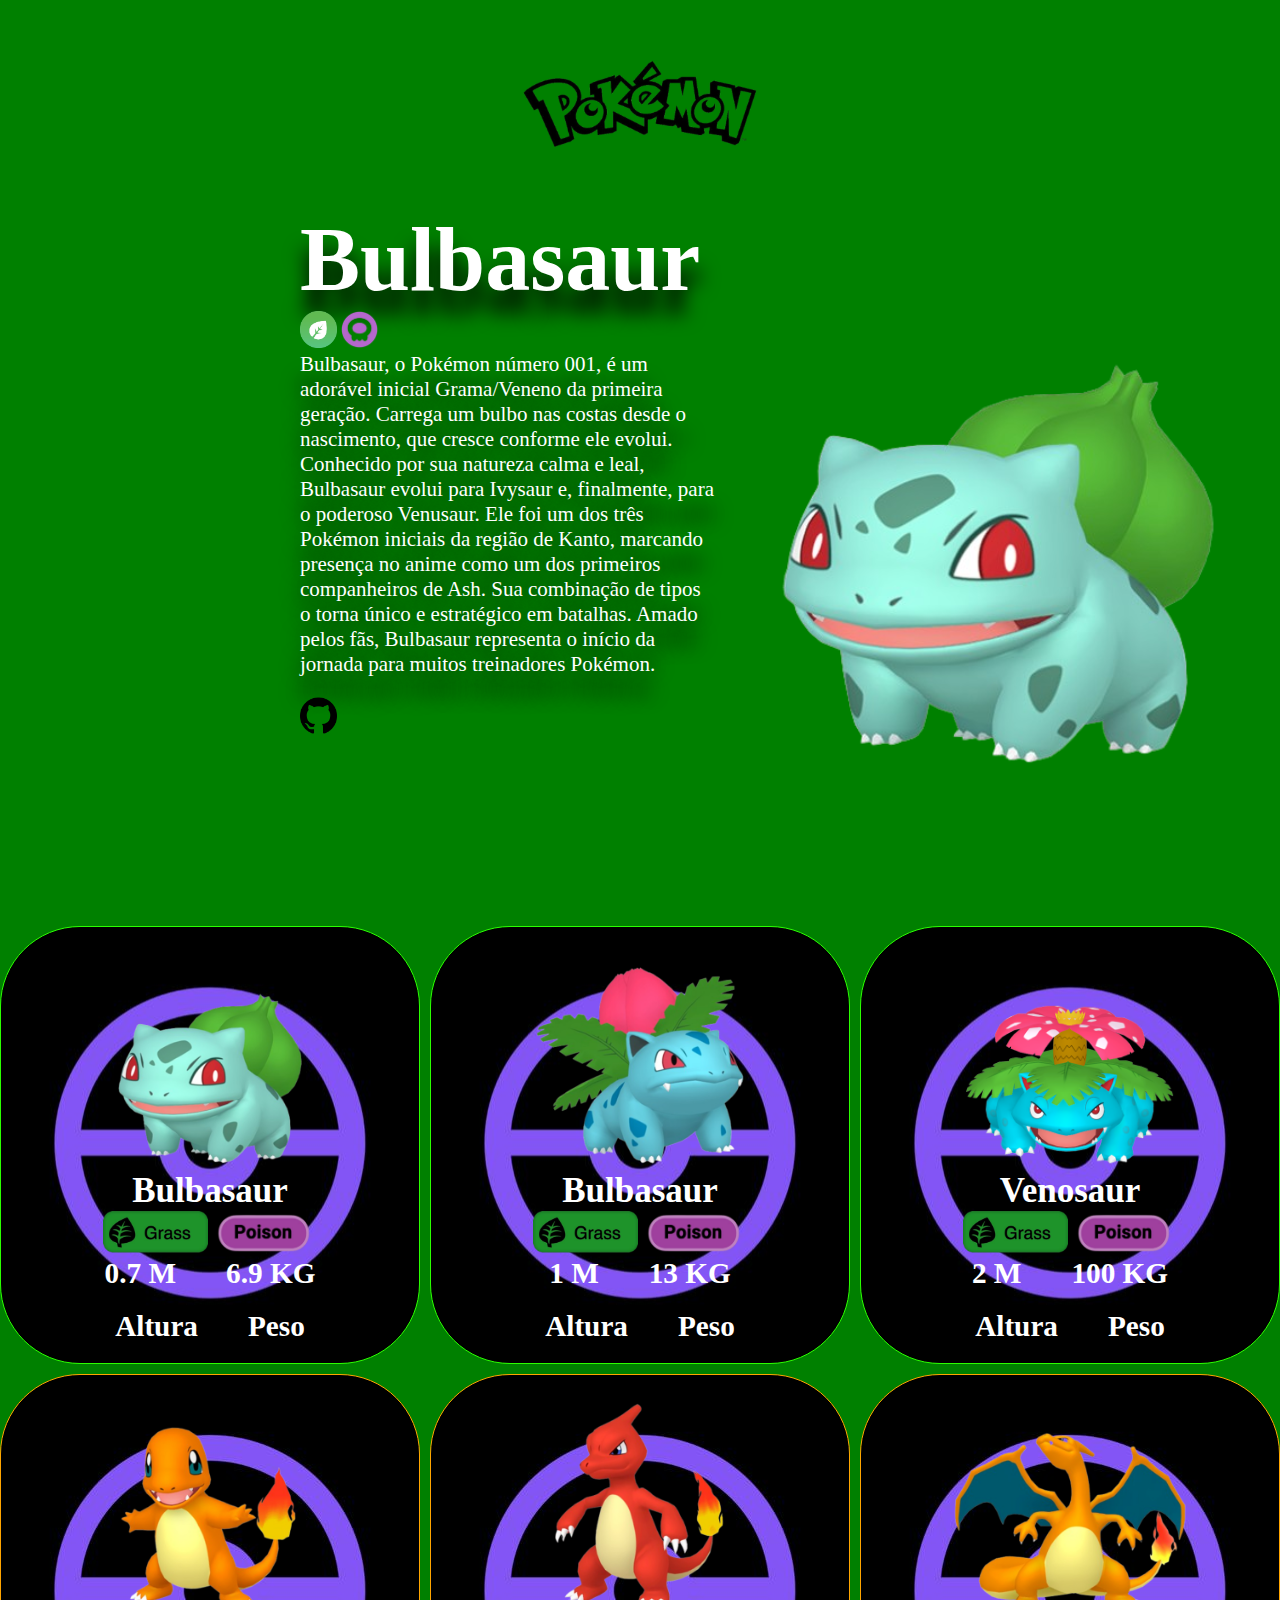
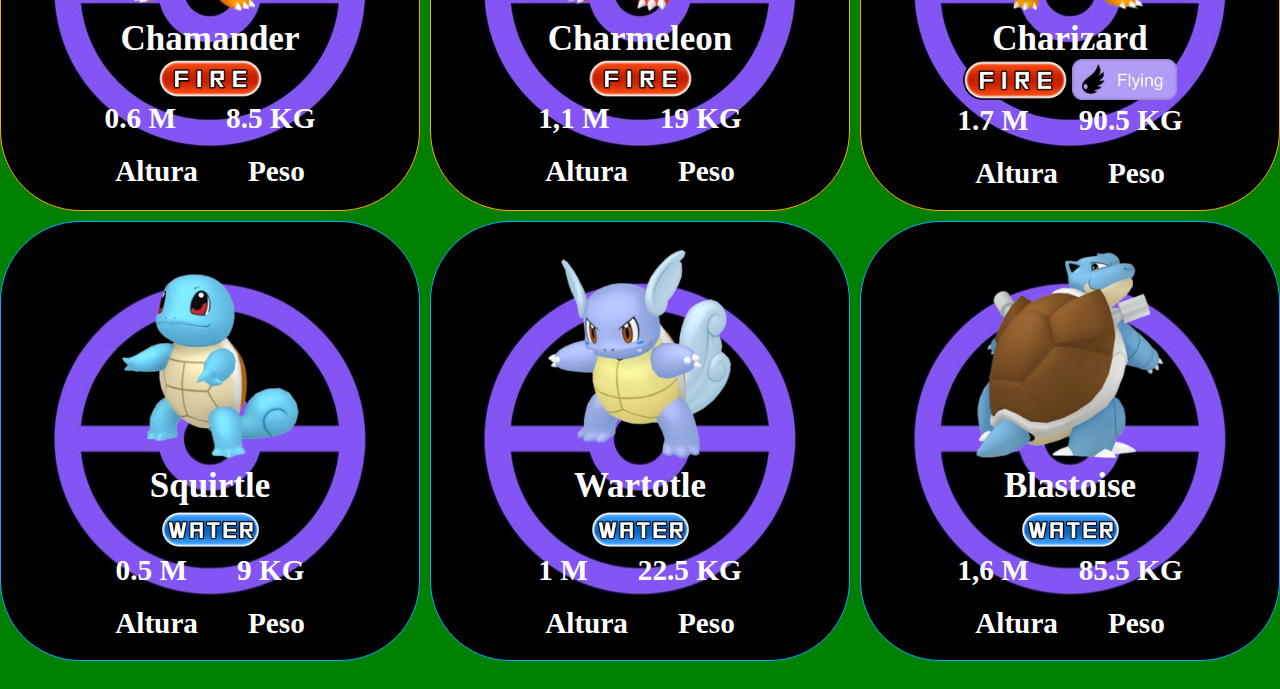
<file: index.html>
<!DOCTYPE html>
<html lang="pt-br">

<head>
    <meta charset="UTF-8">
    <meta name="viewport" content="width=device-width, initial-scale=1.0">
    <title>Bulbasaur</title>
    <link rel="stylesheet" href="style.css">
    <link rel="stylesheet" href="tipo_grama.css">
</head>

<body>
    <section class="logo-pokemon"> <!--  Logo Pokemon   -->
        <header>
            <img src="logo.png" alt="">
        </header>
    </section>

    <section class="pokemon-d-vez"> <!--  Pokemon da vez   -->
        <div class="container-pokemon">
            <div class="info-pokemon">
                <h1>Bulbasaur</h1>
                <img src="tipo_planta.png" alt="Simbolo do tipo planta">
                <img src="tipo_venenoso.png" alt="simbolo do tipo Venenoso">
                <p>Bulbasaur, o Pokémon número 001, é um adorável inicial Grama/Veneno da primeira geração.
                    Carrega um bulbo nas costas desde o nascimento, que cresce conforme ele evolui. Conhecido
                    por sua natureza calma e leal, Bulbasaur evolui para Ivysaur e, finalmente, para
                    o poderoso Venusaur. Ele foi um dos três Pokémon iniciais da região de Kanto, marcando
                    presença no anime como um dos primeiros companheiros de Ash. Sua combinação de tipos o torna
                    único e estratégico em batalhas. Amado pelos fãs, Bulbasaur representa o início da jornada
                    para muitos treinadores Pokémon.</p>
                <div class="simbolos">
                    <a href="https://github.com/y2lucas" target="_blank"> <img src="github.png" alt=""> </a>
                </div>
            </div>
            <div class="pokemon-img">
                <img src="bulbasaur.png" alt="">
            </div>
        </div>
    </section>

    <!-- Tipo Grama -->
    <section class="Opções"> <!-- Opções -->

        <div class="container-Opções">

            <div class="linha1"> <!-- Bulbasaur -->
                <div class="linha1-ifon">
                    <a href="index.html">
                         <img src="bulbasaur.png" alt="">
                    </a>
                </div>
                <div class="linha1-ifon">
                    <h1>Bulbasaur</h1>
                    <img src="tipo_planta_semfundo.png" alt="" class="linhas1">
                    <img src="tipo_venenoso_semfundo.png" alt="" class="linhas1">
                </div>
                <div class="linha1-ifon">
                    <div class="infoAP">
                        <h3>0.7 M</h3>
                        <h3>6.9 KG</h3>
                    </div>
                    <div class="infoAP">
                        <h3>Altura</h3>
                        <h3>Peso</h3>
                    </div>
                </div>
            </div>

            <div class="linha1"> <!-- Inysaur -->

                <div class="linha1-ifon">
                    <a href="Inysaur.html">
                    <img src="ivysaur.png" alt="">
                </a>
                </div>

            <div class="linha1-ifon">
                    <h1>Bulbasaur</h1>
                    <img src="tipo_planta_semfundo.png" alt="" class="linhas1">
                    <img src="tipo_venenoso_semfundo.png" alt="" class="linhas1">
                </div>
                <div class="linha1-ifon">
                    <div class="infoAP">
                        <h3>1 M</h3>
                        <h3>13 KG</h3>
                    </div>
                    <div class="infoAP">
                        <h3>Altura</h3>
                        <h3>Peso</h3>
                    </div>
                </div>
            </div>

            <!-- Venosaur -->

            <div class="linha1">
                <div class="linha1-ifon">
                    <a href="venosaur.html">
                    <img src="venosaur.png" alt="">
                    </a>
                </div>
                <div class="linha1-ifon">
                    <h1>Venosaur</h1>
                    <img src="tipo_planta_semfundo.png" alt="" class="linhas1">
                    <img src="tipo_venenoso_semfundo.png" alt="" class="linhas1">
                </div>
                <div class="linha1-ifon">
                    <div class="infoAP">
                        <h3>2 M</h3>
                        <h3>100 KG</h3>
                    </div>
                    <div class="infoAP">
                        <h3>Altura</h3>
                        <h3>Peso</h3>
                    </div>
                </div>
            </div>


            <!-- Tipo Fogo -->
            <div class="linha2"> <!-- Charmander -->
                <div class="linha2-ifon">
                    <a href="charmander.html">
                    <img src="chamander.png" alt="">
                    </a>
                </div>
                <div class="linha2-ifon">
                    <h1>Chamander</h1>
                    <img src="tipo_fogo_sem_Fundo.png" alt="" class="linhas1">

                </div>
                <div class="linha2-ifon">
                    <div class="infoAP">
                        <h3>0.6 M</h3>
                        <h3>8.5 KG</h3>
                    </div>
                    <div class="infoAP">
                        <h3>Altura</h3>
                        <h3>Peso</h3>
                    </div>
                </div>
            </div>

            <div class="linha2"> <!-- Charmeleon -->

                <div class="linha2-ifon">
                    <a href="charmeleon.html">
                    <img src="chamilion.png" alt="">
                    </a>
                </div>
                <div class="linha1-ifon">
                    <h1>Charmeleon</h1>
                    <img src="tipo_fogo_sem_Fundo.png" alt="" class="linhas1">
                </div>
                <div class="linha2-ifon">
                    <div class="infoAP">
                        <h3>1,1 M</h3>
                        <h3>19 KG</h3>
                    </div>
                    <div class="infoAP">
                        <h3>Altura</h3>
                        <h3>Peso</h3>
                    </div>
                </div>
            </div>
            <div class="linha2"> <!--Charizard  -->
                <div class="linha2-ifon">
                    <a href="charizard.html">
                    <img src="charizard.png" alt="">
                    </a>
                </div>
                <div class="linha2-ifon">
                    <h1>Charizard</h1>
                    <img src="tipo_fogo_sem_Fundo.png" alt="" class="linhas1">
                    <img src="tipo_voador.png" alt="" class="linhas1">
                </div>
                <div class="linha2-ifon">
                    <div class="infoAP">
                        <h3>1.7 M</h3>
                        <h3>90.5 KG</h3>
                    </div>
                    <div class="infoAP">
                        <h3>Altura</h3>
                        <h3>Peso</h3>
                    </div>
                </div>
            </div>


            <!-- Tipo agua -->

            <div class="linha3"> <!--squirtle  -->
                <div class="linha3-ifon">
                    <a href="squirtle.html">
                    <img src="squirtle.png" alt="">
                    </a>
                </div>
                <div class="linha3-ifon">
                    <h1>Squirtle</h1>
                    <img src="tipo_agua_sem_fundo.png" alt="" class="linhas1">
</div>
                <div class="linha3-ifon">
                    <div class="infoAP">
                        <h3>0.5 M</h3>
                        <h3>9 KG</h3>
                    </div>
                    <div class="infoAP">
                        <h3>Altura</h3>
                        <h3>Peso</h3>
                    </div>
                </div>
            </div>



            <div class="linha3"> <!--Wartotle  -->
                <div class="linha3-ifon">
                    <a href="wartotle.html">
                    <img src="wartotle.png" alt="">
                    </a>
                </div>
                <div class="linha3-ifon">
                    <h1>Wartotle</h1>
                    <img src="tipo_agua_sem_fundo.png" alt="" class="linhas1">

                </div>
                <div class="linha3-ifon">
                    <div class="infoAP">
                        <h3>1 M</h3>
                        <h3>22.5 KG</h3>
                    </div>
                    <div class="infoAP">
                        <h3>Altura</h3>
                        <h3>Peso</h3>
                    </div>
                </div>
            </div>




            <div class="linha3"> <!--Blastoise -->
                <div class="linha3-ifon">
                    <a href="blastoise.html">
                    <img src="blastoise.png" alt="">
                    </a>
                </div>
                <div class="linha3-ifon">
                    <h1>Blastoise</h1>
                    <img src="tipo_agua_sem_fundo.png" alt="" class="linhas1">

                </div>
                <div class="linha3-ifon">
                    <div class="infoAP">
                        <h3>1,6 M</h3>
                        <h3>85.5 KG</h3>
                    </div>
                    <div class="infoAP">
                        <h3>Altura</h3>
                        <h3>Peso</h3>
                    </div>
                </div>
            </div>
    </section>


</body>

</html>
</file>
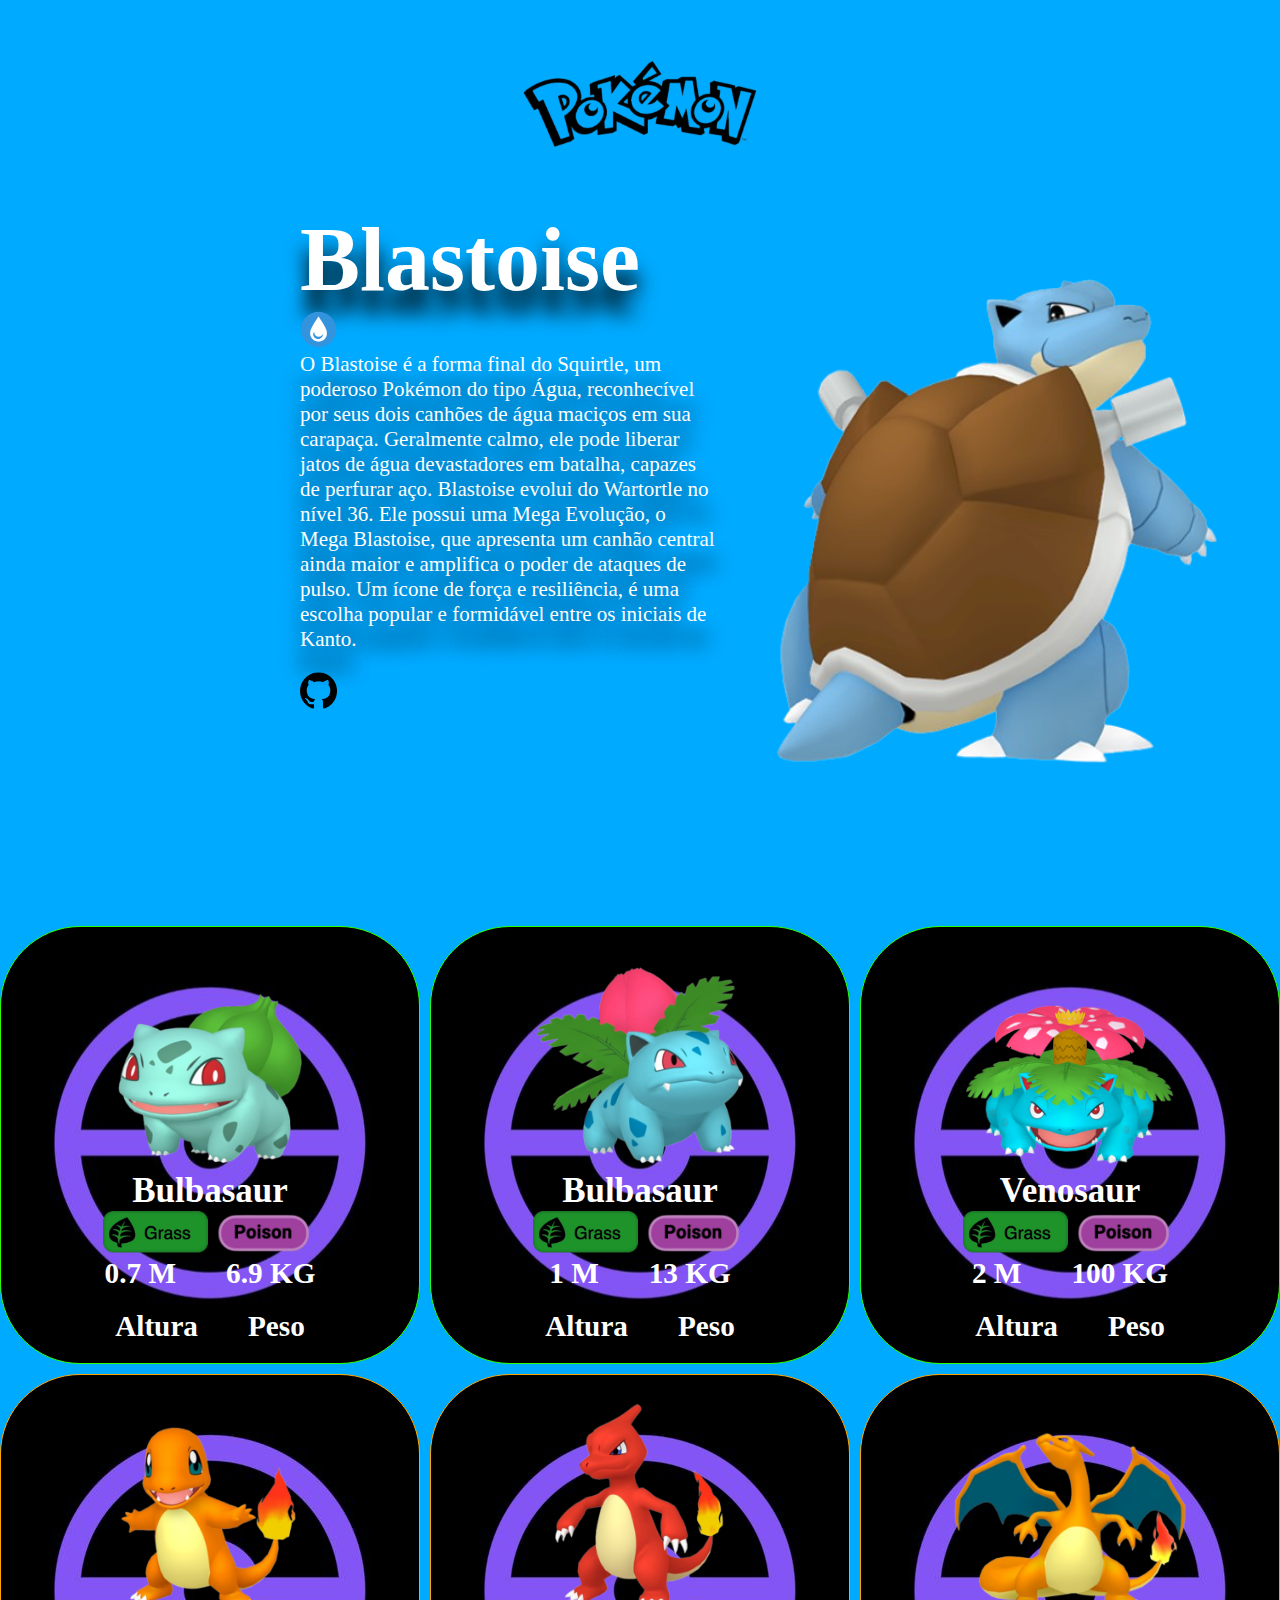
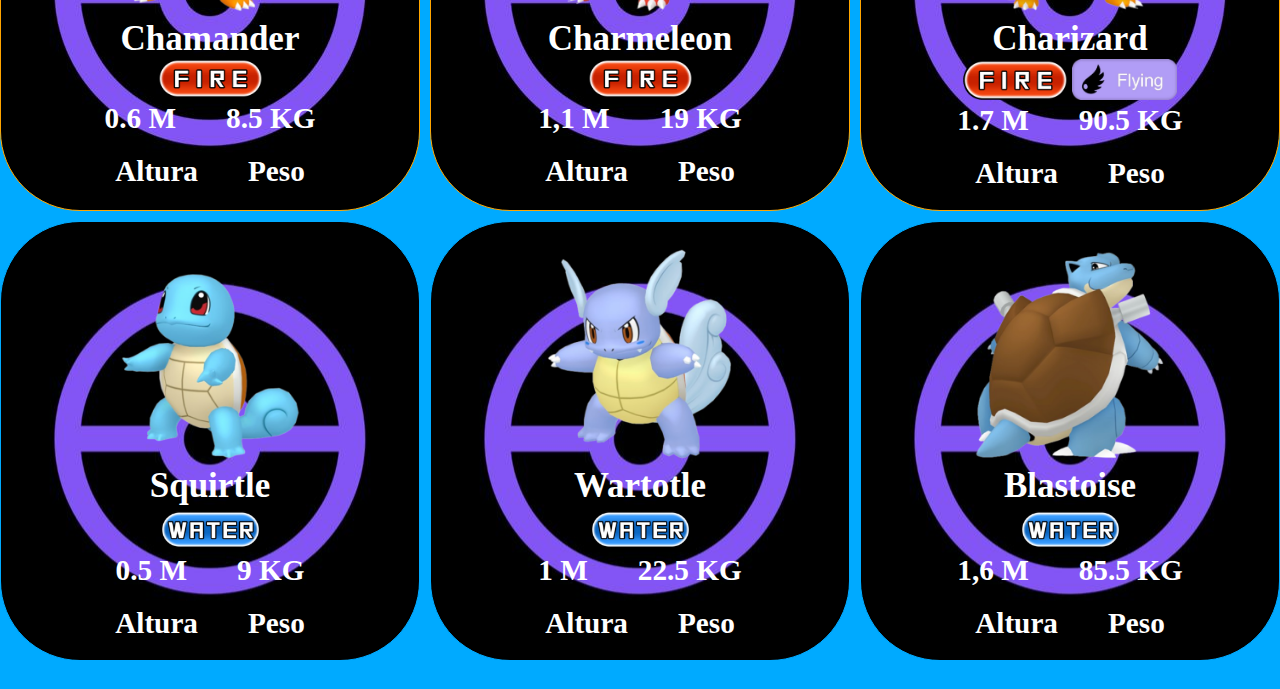
<file: blastoise.html>
<!DOCTYPE html>
<html lang="pt-br">

<head>
    <meta charset="UTF-8">
    <meta name="viewport" content="width=device-width, initial-scale=1.0">
    <title>Blastoise</title>
    <link rel="stylesheet" href="style.css">
    <link rel="stylesheet" href="tipo_agua.css">
</head>

<body>
    <section class="logo-pokemon"> <!--  Logo Pokemon   -->
        <header>
            <img src="/logo.png" alt="">
        </header>
    </section>

    <section class="pokemon-d-vez"> <!--  Pokemon da vez   -->
        <div class="container-pokemon">
            <div class="info-pokemon">
                <h1>Blastoise</h1>
                <img src="tipo_agua.png" alt="Simbolo do tipo planta">
                <p>O Blastoise é a forma final do Squirtle, um poderoso Pokémon do tipo Água, reconhecível por seus dois
                    canhões de água maciços em sua carapaça. Geralmente calmo, ele pode liberar jatos de água
                    devastadores em batalha, capazes de perfurar aço. Blastoise evolui do Wartortle no nível 36. Ele
                    possui uma Mega Evolução, o Mega Blastoise, que apresenta um canhão central ainda maior e amplifica
                    o poder de ataques de pulso. Um ícone de força e resiliência, é uma escolha popular e formidável
                    entre os iniciais de Kanto.
                </p>
                <div class="simbolos">
                    <a href="https://github.com/y2lucas" target="_blank"> <img src="github.png" alt=""> </a>
                </div>
            </div>
            <div class="pokemon-img">
                <img src="blastoise.png" alt="">
            </div>
        </div>
    </section>




    <!-- Tipo Grama -->
    <section class="Opções"> <!-- Opções -->

        <div class="container-Opções">

            <div class="linha1"> <!-- Bulbasaur -->
                <div class="linha1-ifon">
                    <a href="index.html">
                        <img src="bulbasaur.png" alt="">
                    </a>
                </div>
                <div class="linha1-ifon">
                    <h1>Bulbasaur</h1>
                    <img src="tipo_planta_semfundo.png" alt="" class="linhas1">
                    <img src="tipo_venenoso_semfundo.png" alt="" class="linhas1">
                </div>
                <div class="linha1-ifon">
                    <div class="infoAP">
                        <h3>0.7 M</h3>
                        <h3>6.9 KG</h3>
                    </div>
                    <div class="infoAP">
                        <h3>Altura</h3>
                        <h3>Peso</h3>
                    </div>
                </div>
            </div>

            <div class="linha1"> <!-- Inysaur -->

                <div class="linha1-ifon">
                    <a href="Inysaur.html">
                        <img src="ivysaur.png" alt="">
                    </a>
                </div>

                <div class="linha1-ifon">
                    <h1>Bulbasaur</h1>
                    <img src="tipo_planta_semfundo.png" alt="" class="linhas1">
                    <img src="tipo_venenoso_semfundo.png" alt="" class="linhas1">
                </div>
                <div class="linha1-ifon">
                    <div class="infoAP">
                        <h3>1 M</h3>
                        <h3>13 KG</h3>
                    </div>
                    <div class="infoAP">
                        <h3>Altura</h3>
                        <h3>Peso</h3>
                    </div>
                </div>
            </div>

            <!-- Venosaur -->

            <div class="linha1">
                <div class="linha1-ifon">
                    <a href="venosaur.html">
                        <img src="venosaur.png" alt="">
                    </a>
                </div>
                <div class="linha1-ifon">
                    <h1>Venosaur</h1>
                    <img src="tipo_planta_semfundo.png" alt="" class="linhas1">
                    <img src="tipo_venenoso_semfundo.png" alt="" class="linhas1">
                </div>
                <div class="linha1-ifon">
                    <div class="infoAP">
                        <h3>2 M</h3>
                        <h3>100 KG</h3>
                    </div>
                    <div class="infoAP">
                        <h3>Altura</h3>
                        <h3>Peso</h3>
                    </div>
                </div>
            </div>


            <!-- Tipo Fogo -->
            <div class="linha2"> <!-- Charmander -->
                <div class="linha2-ifon">
                    <a href="charmander.html">
                        <img src="chamander.png" alt="">
                    </a>
                </div>
                <div class="linha2-ifon">
                    <h1>Chamander</h1>
                    <img src="tipo_fogo_sem_Fundo.png" alt="" class="linhas1">

                </div>
                <div class="linha2-ifon">
                    <div class="infoAP">
                        <h3>0.6 M</h3>
                        <h3>8.5 KG</h3>
                    </div>
                    <div class="infoAP">
                        <h3>Altura</h3>
                        <h3>Peso</h3>
                    </div>
                </div>
            </div>

            <div class="linha2"> <!-- Charmeleon -->

                <div class="linha2-ifon">
                    <a href="charmeleon.html">
                        <img src="chamilion.png" alt="">
                    </a>
                </div>
                <div class="linha1-ifon">
                    <h1>Charmeleon</h1>
                    <img src="tipo_fogo_sem_Fundo.png" alt="" class="linhas1">
                </div>
                <div class="linha2-ifon">
                    <div class="infoAP">
                        <h3>1,1 M</h3>
                        <h3>19 KG</h3>
                    </div>
                    <div class="infoAP">
                        <h3>Altura</h3>
                        <h3>Peso</h3>
                    </div>
                </div>
            </div>
            <div class="linha2"> <!--Charizard  -->
                <div class="linha2-ifon">
                    <a href="charizard.html">
                        <img src="charizard.png" alt="">
                    </a>
                </div>
                <div class="linha2-ifon">
                    <h1>Charizard</h1>
                    <img src="tipo_fogo_sem_Fundo.png" alt="" class="linhas1">
                    <img src="tipo_voador.png" alt="" class="linhas1">
                </div>
                <div class="linha2-ifon">
                    <div class="infoAP">
                        <h3>1.7 M</h3>
                        <h3>90.5 KG</h3>
                    </div>
                    <div class="infoAP">
                        <h3>Altura</h3>
                        <h3>Peso</h3>
                    </div>
                </div>
            </div>


            <!-- Tipo agua -->

            <div class="linha3"> <!--squirtle  -->
                <div class="linha3-ifon">
                    <a href="squirtle.html">
                        <img src="squirtle.png" alt="">
                    </a>
                </div>
                <div class="linha3-ifon">
                    <h1>Squirtle</h1>
                    <img src="tipo_agua_sem_fundo.png" alt="" class="linhas1">
                </div>
                <div class="linha3-ifon">
                    <div class="infoAP">
                        <h3>0.5 M</h3>
                        <h3>9 KG</h3>
                    </div>
                    <div class="infoAP">
                        <h3>Altura</h3>
                        <h3>Peso</h3>
                    </div>
                </div>
            </div>



            <div class="linha3"> <!--Wartotle  -->
                <div class="linha3-ifon">
                    <a href="wartotle.html">
                        <img src="wartotle.png" alt="">
                    </a>
                </div>
                <div class="linha3-ifon">
                    <h1>Wartotle</h1>
                    <img src="tipo_agua_sem_fundo.png" alt="" class="linhas1">

                </div>
                <div class="linha3-ifon">
                    <div class="infoAP">
                        <h3>1 M</h3>
                        <h3>22.5 KG</h3>
                    </div>
                    <div class="infoAP">
                        <h3>Altura</h3>
                        <h3>Peso</h3>
                    </div>
                </div>
            </div>




            <div class="linha3"> <!--Blastoise -->
                <div class="linha3-ifon">
                    <img src="blastoise.png" alt="">
                </div>
                <div class="linha3-ifon">
                    <h1>Blastoise</h1>
                    <img src="tipo_agua_sem_fundo.png" alt="" class="linhas1">

                </div>
                <div class="linha3-ifon">
                    <div class="infoAP">
                        <h3>1,6 M</h3>
                        <h3>85.5 KG</h3>
                    </div>
                    <div class="infoAP">
                        <h3>Altura</h3>
                        <h3>Peso</h3>
                    </div>
                </div>
            </div>
    </section>


</body>

</html>
</file>
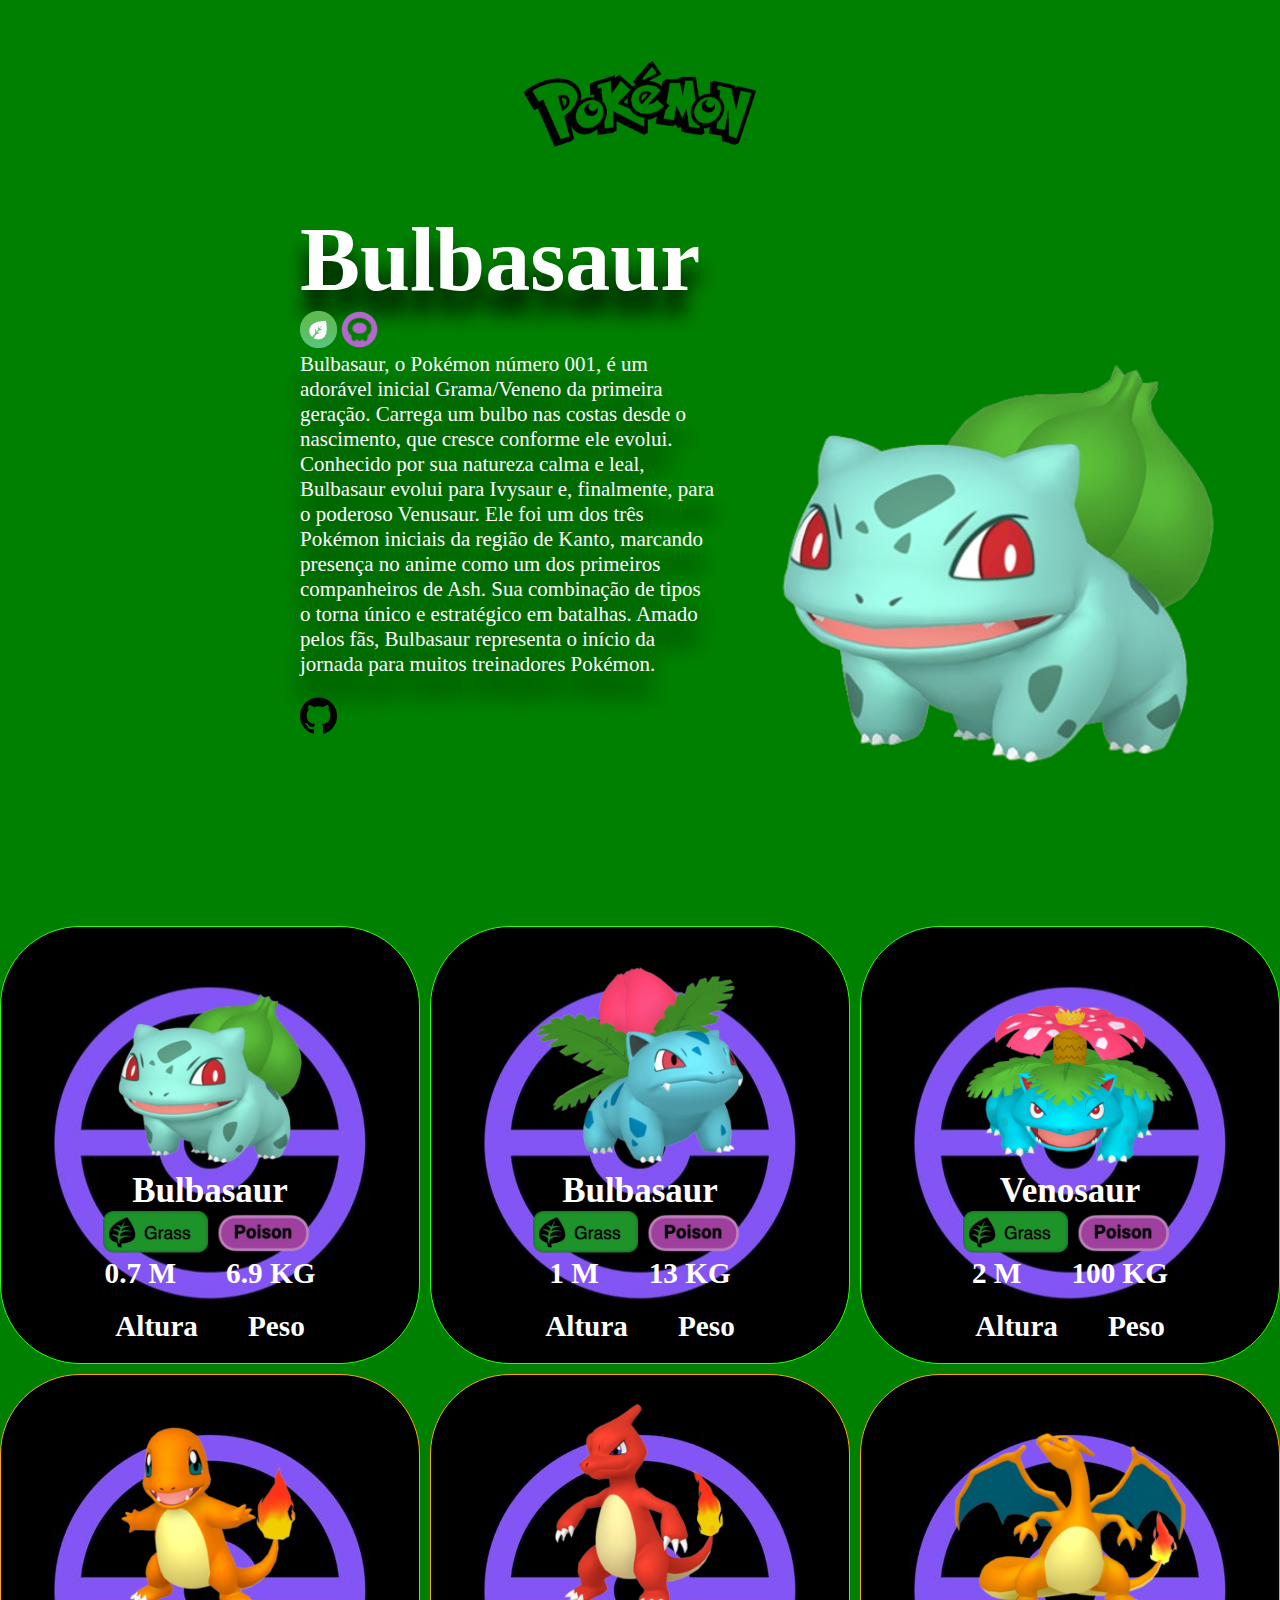
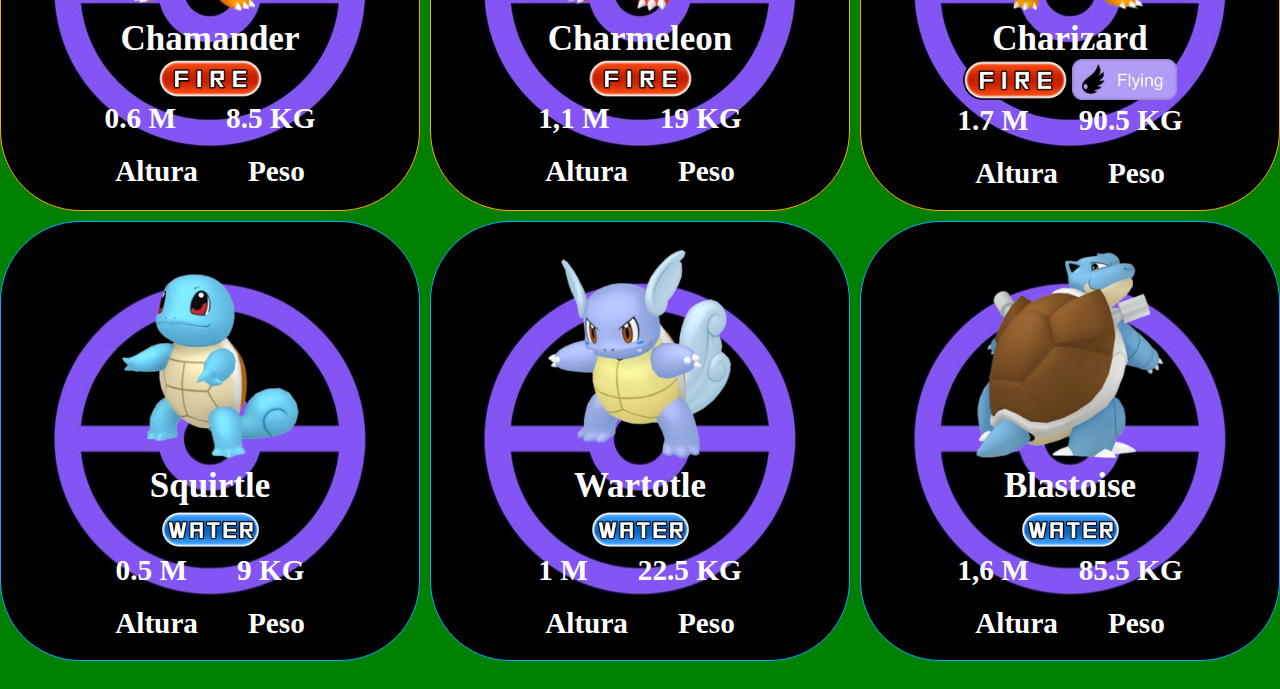
<file: bulbasaur.html>
<!DOCTYPE html>
<html lang="pt-br">

<head>
    <meta charset="UTF-8">
    <meta name="viewport" content="width=device-width, initial-scale=1.0">
    <title>Bulbasaur</title>
    <link rel="stylesheet" href="tipo.css">
    <link rel="stylesheet" href="tipo_grama.css">
</head>

<body>
    <section class="logo-pokemon"> <!--  Logo Pokemon   -->
        <header>
            <img src="logo.png" alt="">
        </header>
    </section>

    <section class="pokemon-d-vez"> <!--  Pokemon da vez   -->
        <div class="container-pokemon">
            <div class="info-pokemon">
                <h1>Bulbasaur</h1>
                <img src="tipo_planta.png" alt="Simbolo do tipo planta">
                <img src="tipo_venenoso.png" alt="simbolo do tipo Venenoso">
                <p>Bulbasaur, o Pokémon número 001, é um adorável inicial Grama/Veneno da primeira geração.
                    Carrega um bulbo nas costas desde o nascimento, que cresce conforme ele evolui. Conhecido
                    por sua natureza calma e leal, Bulbasaur evolui para Ivysaur e, finalmente, para
                    o poderoso Venusaur. Ele foi um dos três Pokémon iniciais da região de Kanto, marcando
                    presença no anime como um dos primeiros companheiros de Ash. Sua combinação de tipos o torna
                    único e estratégico em batalhas. Amado pelos fãs, Bulbasaur representa o início da jornada
                    para muitos treinadores Pokémon.</p>
                <div class="simbolos">
                    <a href="https://github.com/y2lucas" target="_blank"> <img src="github.png" alt=""> </a>
                </div>
            </div>
            <div class="pokemon-img">
                <img src="bulbasaur.png" alt="">
            </div>
        </div>
    </section>

    <!-- Tipo Grama -->
    <section class="Opções"> <!-- Opções -->

        <div class="container-Opções">

            <div class="linha1"> <!-- Bulbasaur -->
                <div class="linha1-ifon">
                    <a href="bulbasaur.html">
                         <img src="bulbasaur.png" alt="">
                    </a>
                </div>
                <div class="linha1-ifon">
                    <h1>Bulbasaur</h1>
                    <img src="tipo_planta_semfundo.png" alt="" class="linhas1">
                    <img src="tipo_venenoso_semfundo.png" alt="" class="linhas1">
                </div>
                <div class="linha1-ifon">
                    <div class="infoAP">
                        <h3>0.7 M</h3>
                        <h3>6.9 KG</h3>
                    </div>
                    <div class="infoAP">
                        <h3>Altura</h3>
                        <h3>Peso</h3>
                    </div>
                </div>
            </div>

            <div class="linha1"> <!-- Inysaur -->

                <div class="linha1-ifon">
                    <a href="Inysaur.html">
                    <img src="ivysaur.png" alt="">
                </a>
                </div>

            <div class="linha1-ifon">
                    <h1>Bulbasaur</h1>
                    <img src="tipo_planta_semfundo.png" alt="" class="linhas1">
                    <img src="tipo_venenoso_semfundo.png" alt="" class="linhas1">
                </div>
                <div class="linha1-ifon">
                    <div class="infoAP">
                        <h3>1 M</h3>
                        <h3>13 KG</h3>
                    </div>
                    <div class="infoAP">
                        <h3>Altura</h3>
                        <h3>Peso</h3>
                    </div>
                </div>
            </div>

            <!-- Venosaur -->

            <div class="linha1">
                <div class="linha1-ifon">
                    <a href="venosaur.html">
                    <img src="venosaur.png" alt="">
                    </a>
                </div>
                <div class="linha1-ifon">
                    <h1>Venosaur</h1>
                    <img src="tipo_planta_semfundo.png" alt="" class="linhas1">
                    <img src="tipo_venenoso_semfundo.png" alt="" class="linhas1">
                </div>
                <div class="linha1-ifon">
                    <div class="infoAP">
                        <h3>2 M</h3>
                        <h3>100 KG</h3>
                    </div>
                    <div class="infoAP">
                        <h3>Altura</h3>
                        <h3>Peso</h3>
                    </div>
                </div>
            </div>


            <!-- Tipo Fogo -->
            <div class="linha2"> <!-- Charmander -->
                <div class="linha2-ifon">
                    <a href="charmander.html">
                    <img src="chamander.png" alt="">
                    </a>
                </div>
                <div class="linha2-ifon">
                    <h1>Chamander</h1>
                    <img src="tipo_fogo_sem_Fundo.png" alt="" class="linhas1">

                </div>
                <div class="linha2-ifon">
                    <div class="infoAP">
                        <h3>0.6 M</h3>
                        <h3>8.5 KG</h3>
                    </div>
                    <div class="infoAP">
                        <h3>Altura</h3>
                        <h3>Peso</h3>
                    </div>
                </div>
            </div>

            <div class="linha2"> <!-- Charmeleon -->

                <div class="linha2-ifon">
                    <a href="charmeleon.html">
                    <img src="chamilion.png" alt="">
                    </a>
                </div>
                <div class="linha1-ifon">
                    <h1>Charmeleon</h1>
                    <img src="tipo_fogo_sem_Fundo.png" alt="" class="linhas1">
                </div>
                <div class="linha2-ifon">
                    <div class="infoAP">
                        <h3>1,1 M</h3>
                        <h3>19 KG</h3>
                    </div>
                    <div class="infoAP">
                        <h3>Altura</h3>
                        <h3>Peso</h3>
                    </div>
                </div>
            </div>
            <div class="linha2"> <!--Charizard  -->
                <div class="linha2-ifon">
                    <a href="charizard.html">
                    <img src="charizard.png" alt="">
                    </a>
                </div>
                <div class="linha2-ifon">
                    <h1>Charizard</h1>
                    <img src="tipo_fogo_sem_Fundo.png" alt="" class="linhas1">
                    <img src="tipo_voador.png" alt="" class="linhas1">
                </div>
                <div class="linha2-ifon">
                    <div class="infoAP">
                        <h3>1.7 M</h3>
                        <h3>90.5 KG</h3>
                    </div>
                    <div class="infoAP">
                        <h3>Altura</h3>
                        <h3>Peso</h3>
                    </div>
                </div>
            </div>


            <!-- Tipo agua -->

            <div class="linha3"> <!--squirtle  -->
                <div class="linha3-ifon">
                    <a href="squirtle.html">
                    <img src="squirtle.png" alt="">
                    </a>
                </div>
                <div class="linha3-ifon">
                    <h1>Squirtle</h1>
                    <img src="tipo_agua_sem_fundo.png" alt="" class="linhas1">
</div>
                <div class="linha3-ifon">
                    <div class="infoAP">
                        <h3>0.5 M</h3>
                        <h3>9 KG</h3>
                    </div>
                    <div class="infoAP">
                        <h3>Altura</h3>
                        <h3>Peso</h3>
                    </div>
                </div>
            </div>



            <div class="linha3"> <!--Wartotle  -->
                <div class="linha3-ifon">
                    <a href="wartotle.html">
                    <img src="wartotle.png" alt="">
                    </a>
                </div>
                <div class="linha3-ifon">
                    <h1>Wartotle</h1>
                    <img src="tipo_agua_sem_fundo.png" alt="" class="linhas1">

                </div>
                <div class="linha3-ifon">
                    <div class="infoAP">
                        <h3>1 M</h3>
                        <h3>22.5 KG</h3>
                    </div>
                    <div class="infoAP">
                        <h3>Altura</h3>
                        <h3>Peso</h3>
                    </div>
                </div>
            </div>




            <div class="linha3"> <!--Blastoise -->
                <div class="linha3-ifon">
                    <a href="blastoise.html">
                    <img src="blastoise.png" alt="">
                    </a>
                </div>
                <div class="linha3-ifon">
                    <h1>Blastoise</h1>
                    <img src="tipo_agua_sem_fundo.png" alt="" class="linhas1">

                </div>
                <div class="linha3-ifon">
                    <div class="infoAP">
                        <h3>1,6 M</h3>
                        <h3>85.5 KG</h3>
                    </div>
                    <div class="infoAP">
                        <h3>Altura</h3>
                        <h3>Peso</h3>
                    </div>
                </div>
            </div>
    </section>


</body>

</html>
</file>
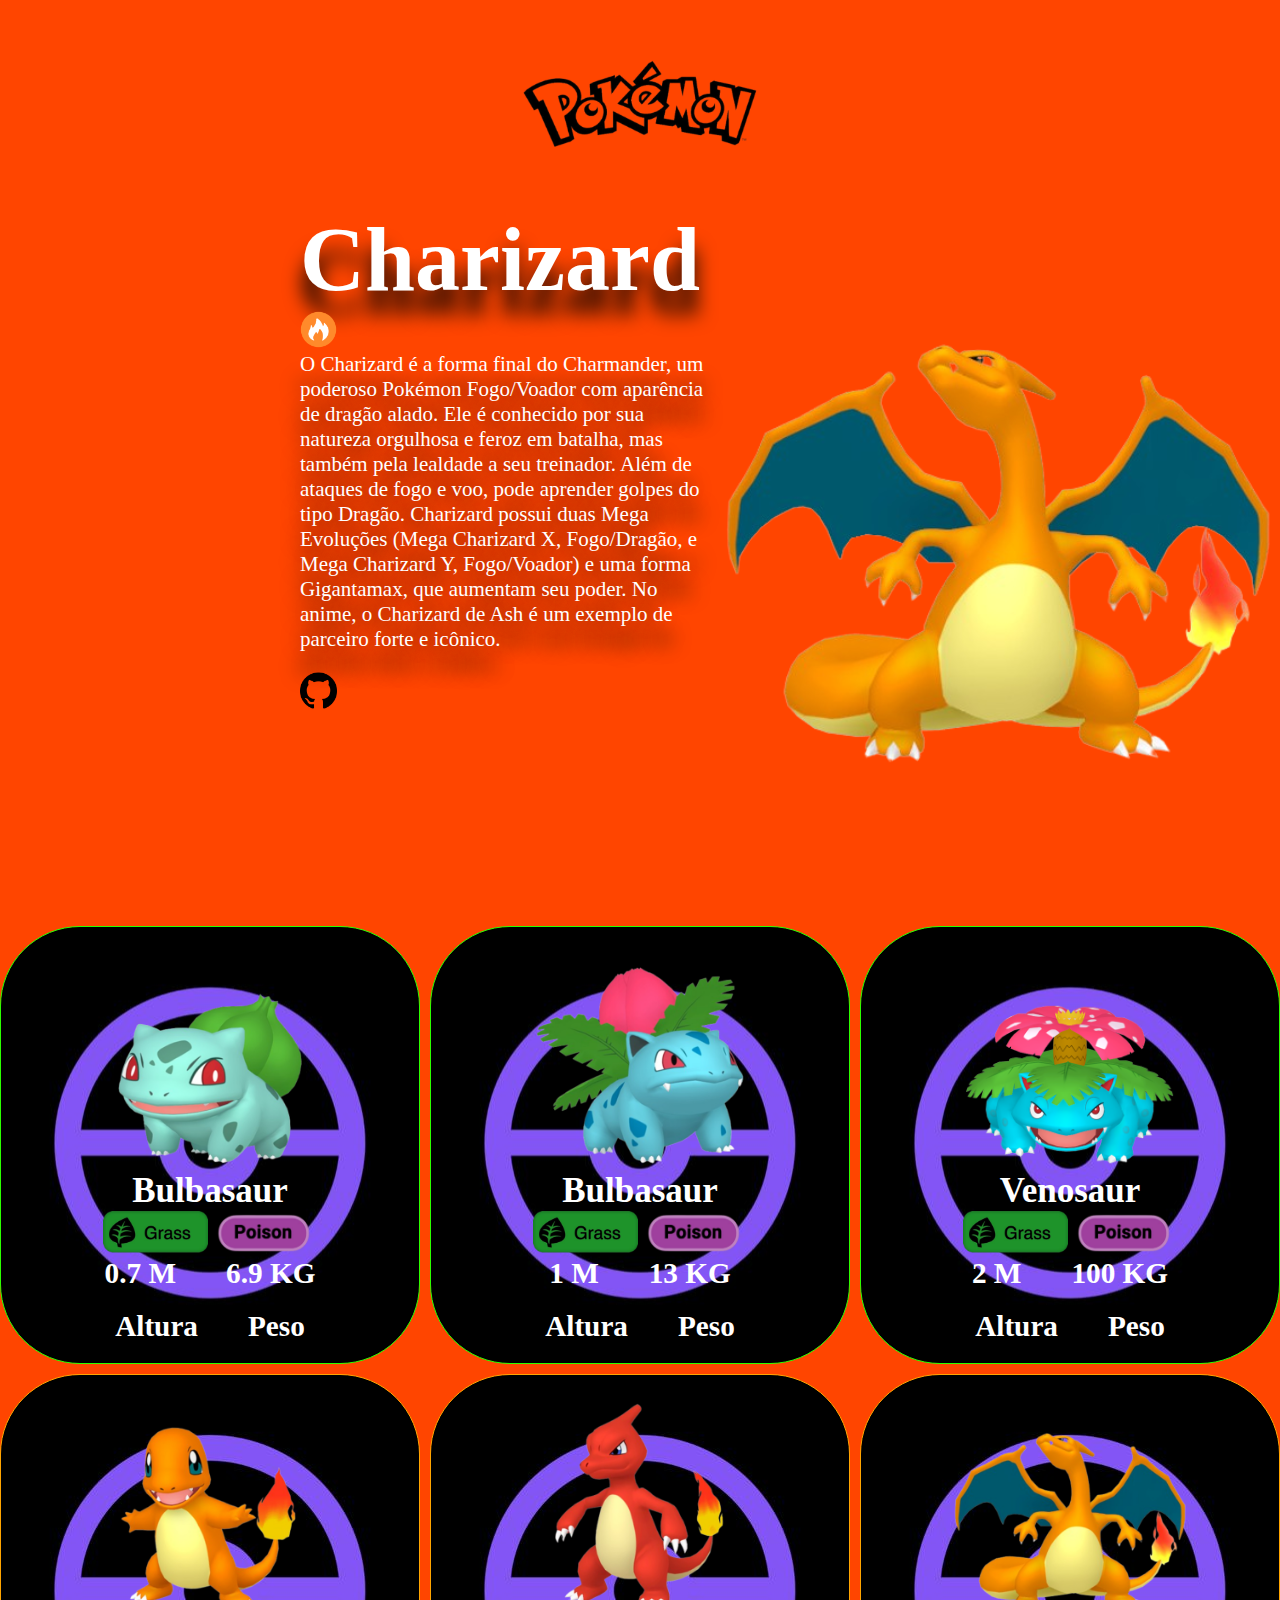
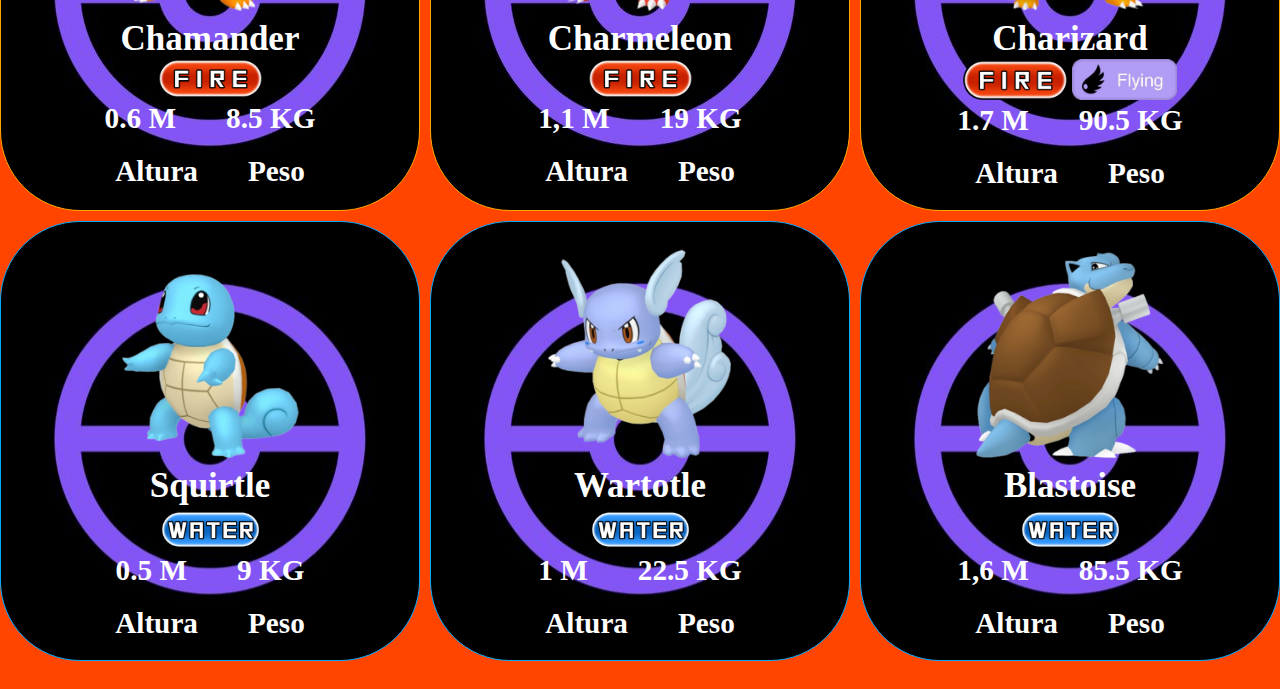
<file: charizard.html>
<!DOCTYPE html>
<html lang="pt-br">

<head>
    <meta charset="UTF-8">
    <meta name="viewport" content="width=device-width, initial-scale=1.0">
    <title>Charizard</title>
    <link rel="stylesheet" href="tipo.css">
    <link rel="stylesheet" href="tipo_fogo.css">
</head>

<body>
    <section class="logo-pokemon"> <!--  Logo Pokemon   -->
        <header>
            <img src="logo.png" alt="">
        </header>
    </section>

    <section class="pokemon-d-vez"> <!--  Pokemon da vez   -->
        <div class="container-pokemon">
            <div class="info-pokemon">
                <h1>Charizard</h1>
                <img src="tipo_fogo.png" alt="Simbolo do tipo planta">
                <p>O Charizard é a forma final do Charmander, um poderoso Pokémon Fogo/Voador com aparência de dragão
                    alado. Ele é conhecido por sua natureza orgulhosa e feroz em batalha, mas também pela lealdade a seu
                    treinador. Além de ataques de fogo e voo, pode aprender golpes do tipo Dragão. Charizard possui duas
                    Mega Evoluções (Mega Charizard X, Fogo/Dragão, e Mega Charizard Y, Fogo/Voador) e uma forma
                    Gigantamax, que aumentam seu poder. No anime, o Charizard de Ash é um exemplo de parceiro forte e
                    icônico.</p>
                <div class="simbolos">
                    <a href="https://github.com/y2lucas" target="_blank"> <img src="github.png" alt=""> </a>
                </div>
            </div>
            <div class="pokemon-img">
                <img src="charizard.png" alt="">
            </div>
        </div>
    </section>




    <!-- Tipo Grama -->
    <section class="Opções"> <!-- Opções -->

        <div class="container-Opções">

            <div class="linha1"> <!-- Bulbasaur -->
                <div class="linha1-ifon">
                    <a href="bulbasaur.html">
                        <img src="bulbasaur.png" alt="">
                    </a>
                </div>
                <div class="linha1-ifon">
                    <h1>Bulbasaur</h1>
                    <img src="tipo_planta_semfundo.png" alt="" class="linhas1">
                    <img src="tipo_venenoso_semfundo.png" alt="" class="linhas1">
                </div>
                <div class="linha1-ifon">
                    <div class="infoAP">
                        <h3>0.7 M</h3>
                        <h3>6.9 KG</h3>
                    </div>
                    <div class="infoAP">
                        <h3>Altura</h3>
                        <h3>Peso</h3>
                    </div>
                </div>
            </div>

            <div class="linha1"> <!-- Inysaur -->

                <div class="linha1-ifon">
                    <a href="Inysaur.html">
                        <img src="ivysaur.png" alt="">
                    </a>
                </div>

                <div class="linha1-ifon">
                    <h1>Bulbasaur</h1>
                    <img src="tipo_planta_semfundo.png" alt="" class="linhas1">
                    <img src="tipo_venenoso_semfundo.png" alt="" class="linhas1">
                </div>
                <div class="linha1-ifon">
                    <div class="infoAP">
                        <h3>1 M</h3>
                        <h3>13 KG</h3>
                    </div>
                    <div class="infoAP">
                        <h3>Altura</h3>
                        <h3>Peso</h3>
                    </div>
                </div>
            </div>

            <!-- Venosaur -->

            <div class="linha1">
                <div class="linha1-ifon">
                    <a href="venosaur.html">
                        <img src="venosaur.png" alt="">
                    </a>
                </div>
                <div class="linha1-ifon">
                    <h1>Venosaur</h1>
                    <img src="tipo_planta_semfundo.png" alt="" class="linhas1">
                    <img src="tipo_venenoso_semfundo.png" alt="" class="linhas1">
                </div>
                <div class="linha1-ifon">
                    <div class="infoAP">
                        <h3>2 M</h3>
                        <h3>100 KG</h3>
                    </div>
                    <div class="infoAP">
                        <h3>Altura</h3>
                        <h3>Peso</h3>
                    </div>
                </div>
            </div>


            <!-- Tipo Fogo -->
            <div class="linha2"> <!-- Charmander -->
                <div class="linha2-ifon">
                    <a href="charmander.html">
                        <img src="chamander.png" alt="">
                    </a>
                </div>
                <div class="linha2-ifon">
                    <h1>Chamander</h1>
                    <img src="tipo_fogo_sem_Fundo.png" alt="" class="linhas1">

                </div>
                <div class="linha2-ifon">
                    <div class="infoAP">
                        <h3>0.6 M</h3>
                        <h3>8.5 KG</h3>
                    </div>
                    <div class="infoAP">
                        <h3>Altura</h3>
                        <h3>Peso</h3>
                    </div>
                </div>
            </div>

            <div class="linha2"> <!-- Charmeleon -->

                <div class="linha2-ifon">
                    <a href="charmeleon.html">
                        <img src="chamilion.png" alt="">
                    </a>
                </div>
                <div class="linha1-ifon">
                    <h1>Charmeleon</h1>
                    <img src="tipo_fogo_sem_Fundo.png" alt="" class="linhas1">
                </div>
                <div class="linha2-ifon">
                    <div class="infoAP">
                        <h3>1,1 M</h3>
                        <h3>19 KG</h3>
                    </div>
                    <div class="infoAP">
                        <h3>Altura</h3>
                        <h3>Peso</h3>
                    </div>
                </div>
            </div>
            <div class="linha2"> <!--Charizard  -->
                <div class="linha2-ifon">
                    <img src="charizard.png" alt="">
                </div>
                <div class="linha2-ifon">
                    <h1>Charizard</h1>
                    <img src="tipo_fogo_sem_Fundo.png" alt="" class="linhas1">
                    <img src="tipo_voador.png" alt="" class="linhas1">
                </div>
                <div class="linha2-ifon">
                    <div class="infoAP">
                        <h3>1.7 M</h3>
                        <h3>90.5 KG</h3>
                    </div>
                    <div class="infoAP">
                        <h3>Altura</h3>
                        <h3>Peso</h3>
                    </div>
                </div>
            </div>


            <!-- Tipo agua -->

            <div class="linha3"> <!--squirtle  -->
                <div class="linha3-ifon">
                    <a href="squirtle.html">
                    <img src="squirtle.png" alt="">
                </a>
                </div>
                <div class="linha3-ifon">
                    <h1>Squirtle</h1>
                    <img src="tipo_agua_sem_fundo.png" alt="" class="linhas1">
                </div>
                <div class="linha3-ifon">
                    <div class="infoAP">
                        <h3>0.5 M</h3>
                        <h3>9 KG</h3>
                    </div>
                    <div class="infoAP">
                        <h3>Altura</h3>
                        <h3>Peso</h3>
                    </div>
                </div>
            </div>



            <div class="linha3"> <!--Wartotle  -->
                <div class="linha3-ifon">
                    <a href="wartotle.html">
                    <img src="wartotle.png" alt="">
                    </a>
                </div>
                <div class="linha3-ifon">
                    <h1>Wartotle</h1>
                    <img src="tipo_agua_sem_fundo.png" alt="" class="linhas1">

                </div>
                <div class="linha3-ifon">
                    <div class="infoAP">
                        <h3>1 M</h3>
                        <h3>22.5 KG</h3>
                    </div>
                    <div class="infoAP">
                        <h3>Altura</h3>
                        <h3>Peso</h3>
                    </div>
                </div>
            </div>




            <div class="linha3"> <!--Blastoise -->
                <div class="linha3-ifon">
                    <a href="blastoise.html"></a>
                    <img src="blastoise.png" alt="">
                </div>
                <div class="linha3-ifon">
                    <h1>Blastoise</h1>
                    <img src="tipo_agua_sem_fundo.png" alt="" class="linhas1">

                </div>
                <div class="linha3-ifon">
                    <div class="infoAP">
                        <h3>1,6 M</h3>
                        <h3>85.5 KG</h3>
                    </div>
                    <div class="infoAP">
                        <h3>Altura</h3>
                        <h3>Peso</h3>
                    </div>
                </div>
            </div>
    </section>


</body>

</html>
</file>
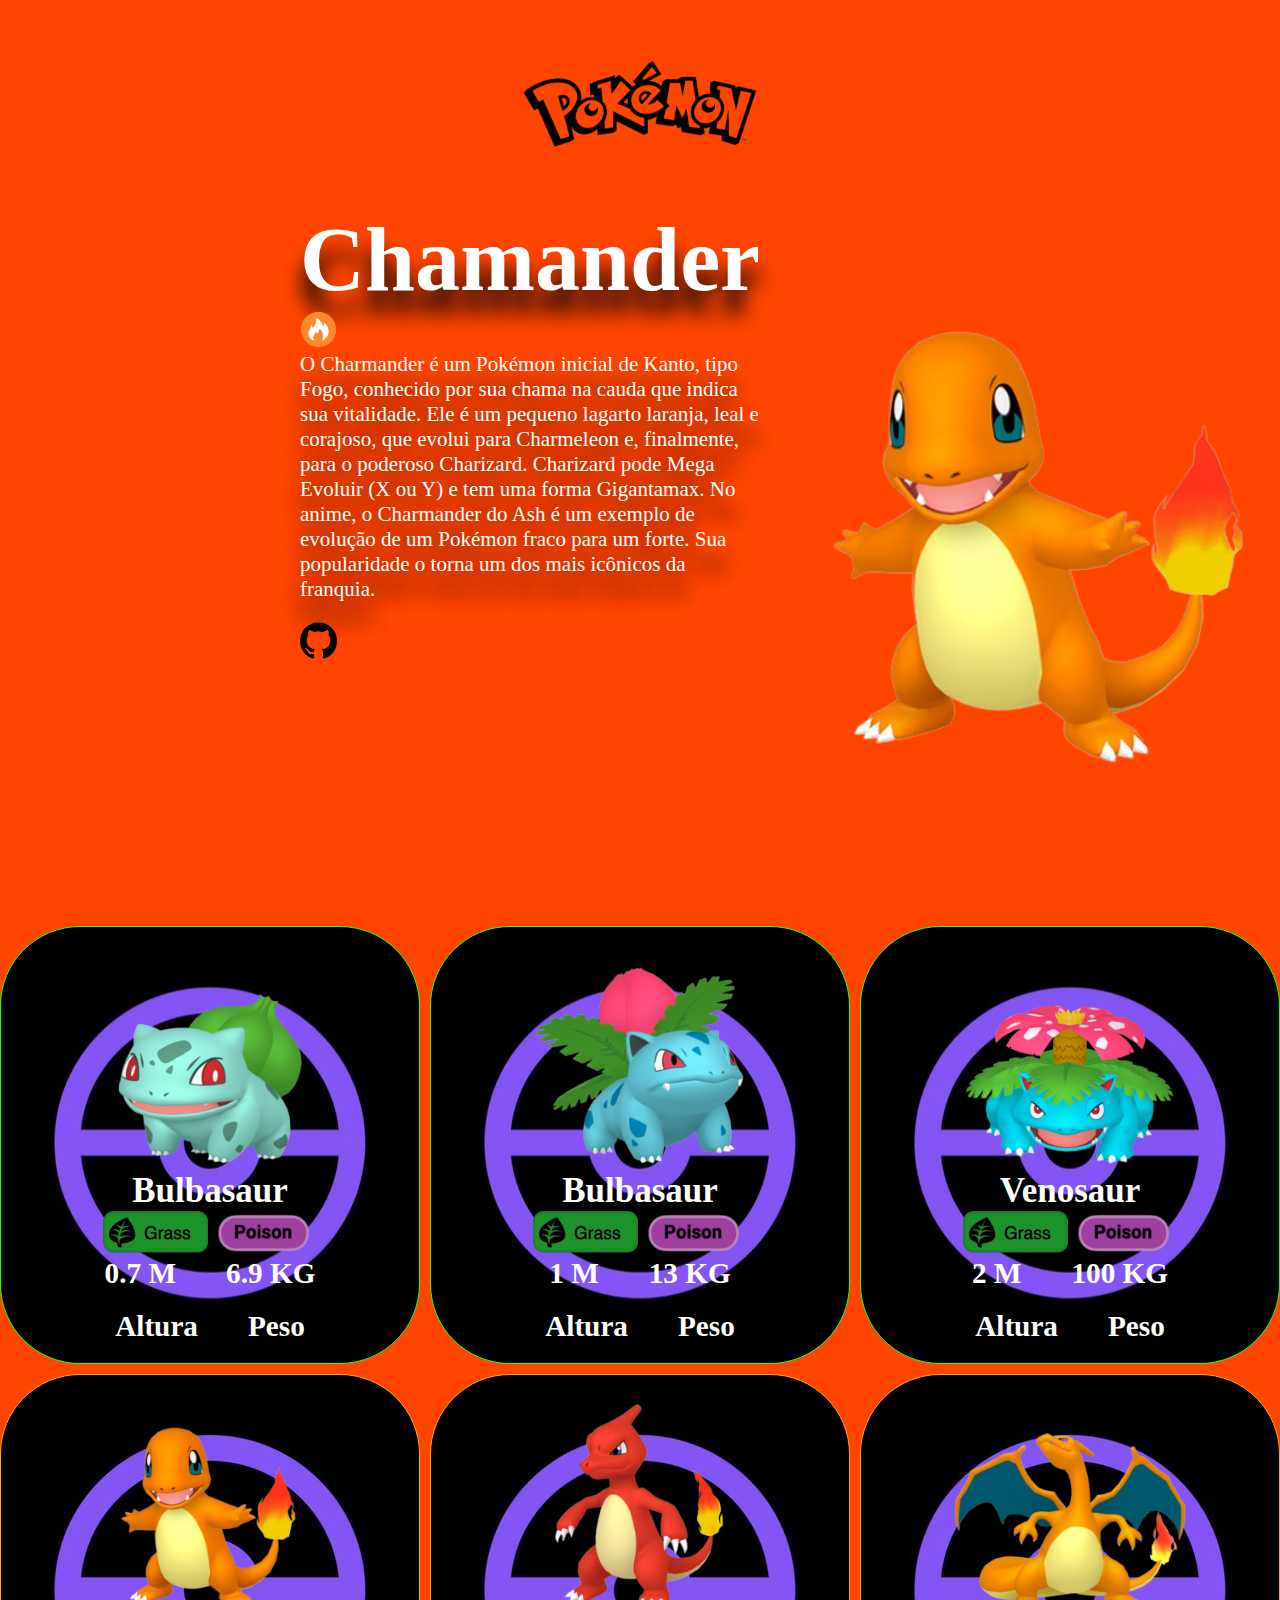
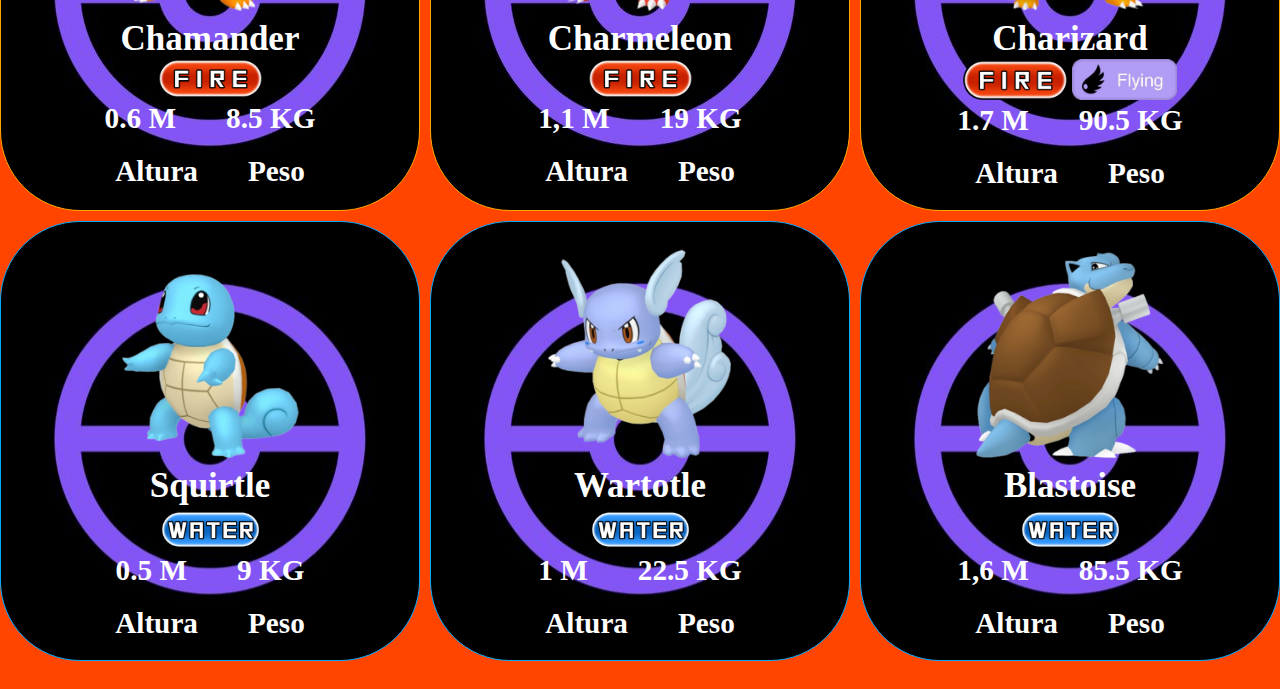
<file: charmander.html>
<!DOCTYPE html>
<html lang="pt-br">

<head>
    <meta charset="UTF-8">
    <meta name="viewport" content="width=device-width, initial-scale=1.0">
    <title>Chamander</title>
    <link rel="stylesheet" href="style.css">
    <link rel="stylesheet" href="tipo_fogo.css">
</head>

<body>
    <section class="logo-pokemon"> <!--  Logo Pokemon   -->
        <header>
            <img src="logo.png" alt="">
        </header>
    </section>

    <section class="pokemon-d-vez"> <!--  Pokemon da vez   -->
        <div class="container-pokemon">
            <div class="info-pokemon">
                <h1>Chamander</h1>
                <img src="tipo_fogo.png" alt="Simbolo do tipo planta">
                <p>O Charmander é um Pokémon inicial de Kanto, tipo Fogo, conhecido por sua chama na cauda que indica
                    sua vitalidade. Ele é um pequeno lagarto laranja, leal e corajoso, que evolui para Charmeleon e,
                    finalmente, para o poderoso Charizard. Charizard pode Mega Evoluir (X ou Y) e tem uma forma
                    Gigantamax. No anime, o Charmander do Ash é um exemplo de evolução de um Pokémon fraco para um
                    forte. Sua popularidade o torna um dos mais icônicos da franquia.</p>
                <div class="simbolos">
                    <a href="https://github.com/y2lucas" target="_blank"> <img src="github.png" alt=""> </a>
                </div>
            </div>
            <div class="pokemon-img">
                <img src="chamander.png" alt="">
            </div>
        </div>
    </section>




    <!-- Tipo Grama -->
    <section class="Opções"> <!-- Opções -->

        <div class="container-Opções">

            <div class="linha1"> <!-- Bulbasaur -->
                <div class="linha1-ifon">
                    <a href="index.html">
                        <img src="bulbasaur.png" alt="">
                    </a>
                </div>
                <div class="linha1-ifon">
                    <h1>Bulbasaur</h1>
                    <img src="tipo_planta_semfundo.png" alt="" class="linhas1">
                    <img src="tipo_venenoso_semfundo.png" alt="" class="linhas1">
                </div>
                <div class="linha1-ifon">
                    <div class="infoAP">
                        <h3>0.7 M</h3>
                        <h3>6.9 KG</h3>
                    </div>
                    <div class="infoAP">
                        <h3>Altura</h3>
                        <h3>Peso</h3>
                    </div>
                </div>
            </div>

            <div class="linha1"> <!-- Inysaur -->

                <div class="linha1-ifon">
                    <a href="Inysaur.html">
                        <img src="ivysaur.png" alt="">
                    </a>
                </div>

                <div class="linha1-ifon">
                    <h1>Bulbasaur</h1>
                    <img src="tipo_planta_semfundo.png" alt="" class="linhas1">
                    <img src="tipo_venenoso_semfundo.png" alt="" class="linhas1">
                </div>
                <div class="linha1-ifon">
                    <div class="infoAP">
                        <h3>1 M</h3>
                        <h3>13 KG</h3>
                    </div>
                    <div class="infoAP">
                        <h3>Altura</h3>
                        <h3>Peso</h3>
                    </div>
                </div>
            </div>

            <!-- Venosaur -->

            <div class="linha1">
                <div class="linha1-ifon">
                    <a href="venosaur.html">
                        <img src="venosaur.png" alt="">
                    </a>
                </div>
                <div class="linha1-ifon">
                    <h1>Venosaur</h1>
                    <img src="tipo_planta_semfundo.png" alt="" class="linhas1">
                    <img src="tipo_venenoso_semfundo.png" alt="" class="linhas1">
                </div>
                <div class="linha1-ifon">
                    <div class="infoAP">
                        <h3>2 M</h3>
                        <h3>100 KG</h3>
                    </div>
                    <div class="infoAP">
                        <h3>Altura</h3>
                        <h3>Peso</h3>
                    </div>
                </div>
            </div>


            <!-- Tipo Fogo -->
            <div class="linha2"> <!-- Charmander -->
                <div class="linha2-ifon">
                    <img src="chamander.png" alt="">
                </div>
                <div class="linha2-ifon">
                    <h1>Chamander</h1>
                    <img src="tipo_fogo_sem_Fundo.png" alt="" class="linhas1">

                </div>
                <div class="linha2-ifon">
                    <div class="infoAP">
                        <h3>0.6 M</h3>
                        <h3>8.5 KG</h3>
                    </div>
                    <div class="infoAP">
                        <h3>Altura</h3>
                        <h3>Peso</h3>
                    </div>
                </div>
            </div>

            <div class="linha2"> <!-- Charmeleon -->

                <div class="linha2-ifon">
                    <a href="charmeleon.html">
                    <img src="chamilion.png" alt="">
                    </a>
                </div>
                <div class="linha1-ifon">
                    <h1>Charmeleon</h1>
                    <img src="tipo_fogo_sem_Fundo.png" alt="" class="linhas1">
                </div>
                <div class="linha2-ifon">
                    <div class="infoAP">
                        <h3>1,1 M</h3>
                        <h3>19 KG</h3>
                    </div>
                    <div class="infoAP">
                        <h3>Altura</h3>
                        <h3>Peso</h3>
                    </div>
                </div>
            </div>
            <div class="linha2"> <!--Charizard  -->
                <div class="linha2-ifon">
                    <img src="charizard.png" alt="">
                </div>
                <div class="linha2-ifon">
                    <h1>Charizard</h1>
                    <img src="tipo_fogo_sem_Fundo.png" alt="" class="linhas1">
                    <img src="tipo_voador.png" alt="" class="linhas1">
                </div>
                <div class="linha2-ifon">
                    <div class="infoAP">
                        <h3>1.7 M</h3>
                        <h3>90.5 KG</h3>
                    </div>
                    <div class="infoAP">
                        <h3>Altura</h3>
                        <h3>Peso</h3>
                    </div>
                </div>
            </div>


            <!-- Tipo agua -->

            <div class="linha3"> <!--squirtle  -->
                <div class="linha3-ifon">
                    <a href="squirtle.html">
                    <img src="squirtle.png" alt="">
                    </a>
                </div>
                <div class="linha3-ifon">
                    <h1>Squirtle</h1>
                    <img src="tipo_agua_sem_fundo.png" alt="" class="linhas1">
                </div>
                <div class="linha3-ifon">
                    <div class="infoAP">
                        <h3>0.5 M</h3>
                        <h3>9 KG</h3>
                    </div>
                    <div class="infoAP">
                        <h3>Altura</h3>
                        <h3>Peso</h3>
                    </div>
                </div>
            </div>



            <div class="linha3"> <!--Wartotle  -->
                <div class="linha3-ifon">
                    <a href="wartotle.html">
                    <img src="wartotle.png" alt="">
                    </a>
                </div>
                <div class="linha3-ifon">
                    <h1>Wartotle</h1>
                    <img src="tipo_agua_sem_fundo.png" alt="" class="linhas1">

                </div>
                <div class="linha3-ifon">
                    <div class="infoAP">
                        <h3>1 M</h3>
                        <h3>22.5 KG</h3>
                    </div>
                    <div class="infoAP">
                        <h3>Altura</h3>
                        <h3>Peso</h3>
                    </div>
                </div>
            </div>




            <div class="linha3"> <!--Blastoise -->
                <div class="linha3-ifon">
                    <a href="blastoise.html">
                    <img src="blastoise.png" alt="">
                    </a>
                </div>
                <div class="linha3-ifon">
                    <h1>Blastoise</h1>
                    <img src="tipo_agua_sem_fundo.png" alt="" class="linhas1">

                </div>
                <div class="linha3-ifon">
                    <div class="infoAP">
                        <h3>1,6 M</h3>
                        <h3>85.5 KG</h3>
                    </div>
                    <div class="infoAP">
                        <h3>Altura</h3>
                        <h3>Peso</h3>
                    </div>
                </div>
            </div>
    </section>


</body>

</html>
</file>
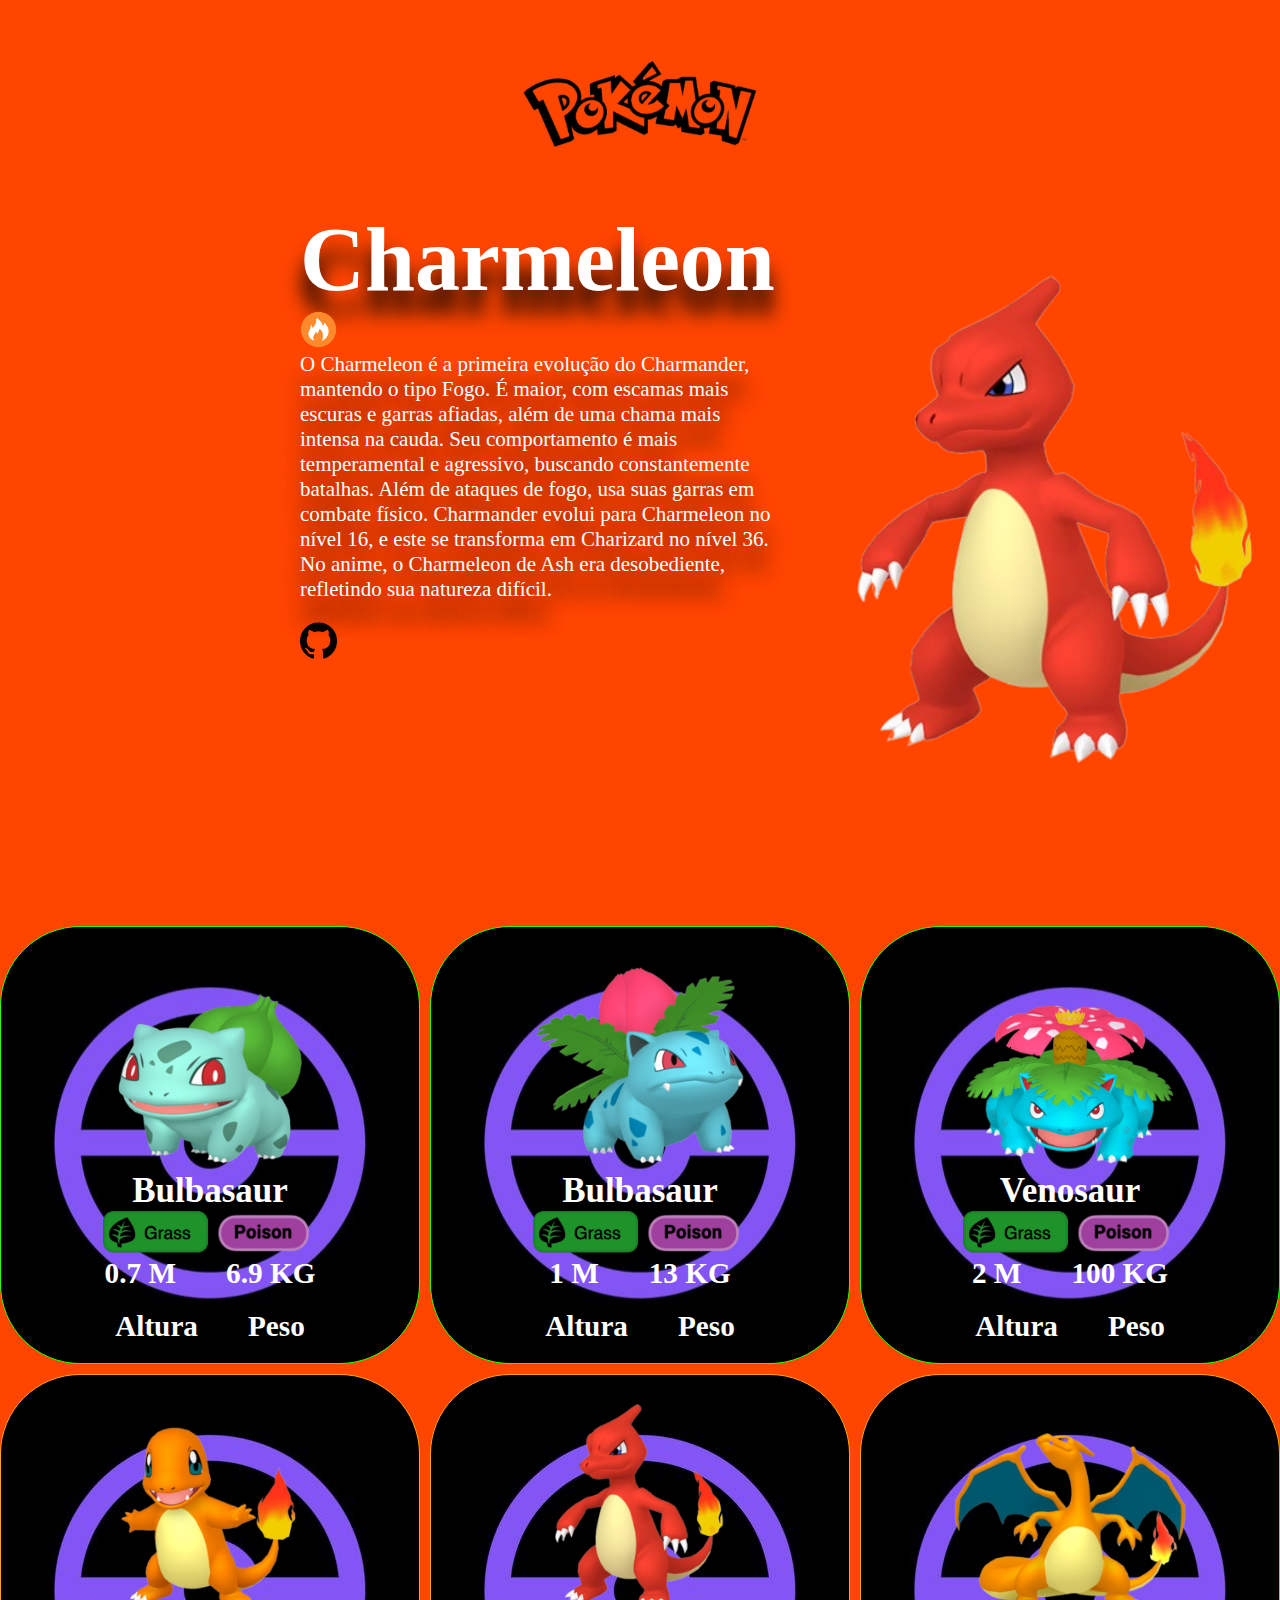
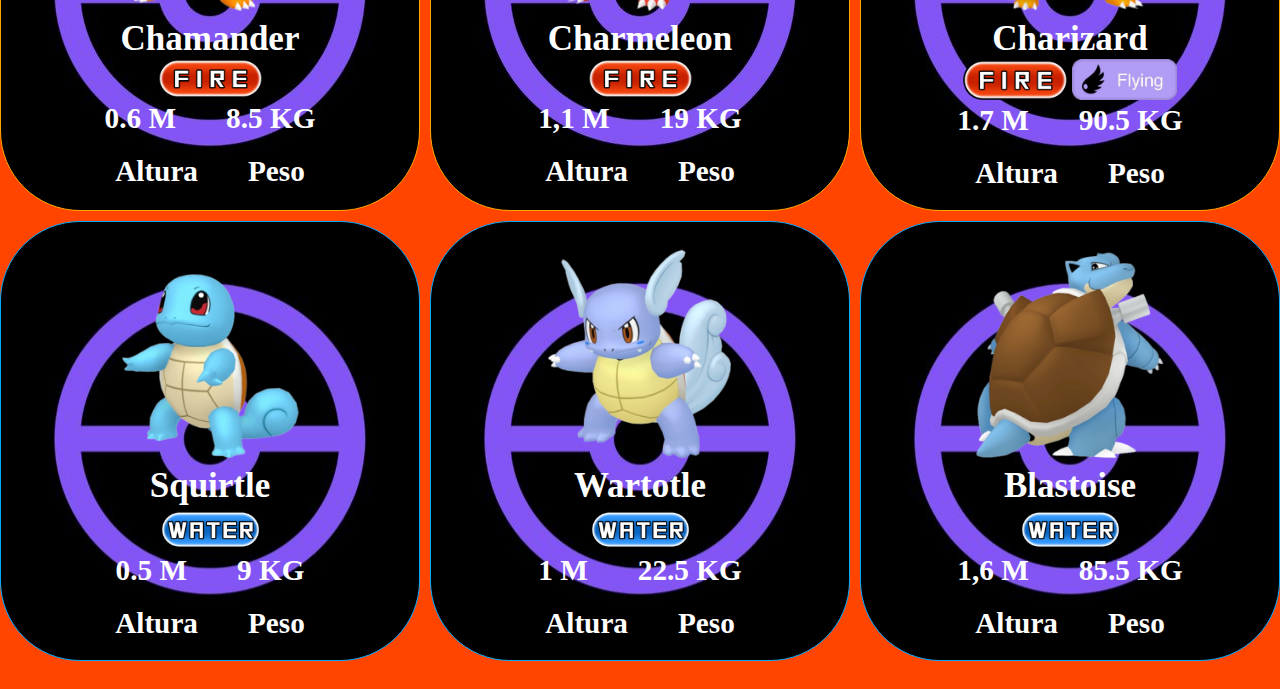
<file: charmeleon.html>
<!DOCTYPE html>
<html lang="pt-br">

<head>
    <meta charset="UTF-8">
    <meta name="viewport" content="width=device-width, initial-scale=1.0">
    <title>Charmeleon</title>
    <link rel="stylesheet" href="style.css">
    <link rel="stylesheet" href="tipo_fogo.css">
</head>

<body>
    <section class="logo-pokemon"> <!--  Logo Pokemon   -->
        <header>
            <img src="logo.png" alt="">
        </header>
    </section>

    <section class="pokemon-d-vez"> <!--  Pokemon da vez   -->
        <div class="container-pokemon">
            <div class="info-pokemon">
                <h1>Charmeleon</h1>
                <img src="tipo_fogo.png" alt="Simbolo do tipo planta">
                <p>O Charmeleon é a primeira evolução do Charmander, mantendo o tipo Fogo. É maior, com escamas mais
                    escuras e garras afiadas, além de uma chama mais intensa na cauda. Seu comportamento é mais
                    temperamental e agressivo, buscando constantemente batalhas. Além de ataques de fogo, usa suas
                    garras em combate físico. Charmander evolui para Charmeleon no nível 16, e este se transforma em
                    Charizard no nível 36. No anime, o Charmeleon de Ash era desobediente, refletindo sua natureza
                    difícil.</p>
                <div class="simbolos">
                    <a href="https://github.com/y2lucas" target="_blank"> <img src="github.png" alt=""> </a>
                </div>
            </div>
            <div class="pokemon-img">
                <img src="chamilion.png" alt="">
            </div>
        </div>
    </section>




    <!-- Tipo Grama -->
    <section class="Opções"> <!-- Opções -->

        <div class="container-Opções">

            <div class="linha1"> <!-- Bulbasaur -->
                <div class="linha1-ifon">
                    <a href="index.html">
                        <img src="bulbasaur.png" alt="">
                    </a>
                </div>
                <div class="linha1-ifon">
                    <h1>Bulbasaur</h1>
                    <img src="tipo_planta_semfundo.png" alt="" class="linhas1">
                    <img src="tipo_venenoso_semfundo.png" alt="" class="linhas1">
                </div>
                <div class="linha1-ifon">
                    <div class="infoAP">
                        <h3>0.7 M</h3>
                        <h3>6.9 KG</h3>
                    </div>
                    <div class="infoAP">
                        <h3>Altura</h3>
                        <h3>Peso</h3>
                    </div>
                </div>
            </div>

            <div class="linha1"> <!-- Inysaur -->

                <div class="linha1-ifon">
                    <a href="Inysaur.html">
                        <img src="ivysaur.png" alt="">
                    </a>
                </div>

                <div class="linha1-ifon">
                    <h1>Bulbasaur</h1>
                    <img src="tipo_planta_semfundo.png" alt="" class="linhas1">
                    <img src="tipo_venenoso_semfundo.png" alt="" class="linhas1">
                </div>
                <div class="linha1-ifon">
                    <div class="infoAP">
                        <h3>1 M</h3>
                        <h3>13 KG</h3>
                    </div>
                    <div class="infoAP">
                        <h3>Altura</h3>
                        <h3>Peso</h3>
                    </div>
                </div>
            </div>

            <!-- Venosaur -->

            <div class="linha1">
                <div class="linha1-ifon">
                    <a href="venosaur.html">
                        <img src="venosaur.png" alt="">
                    </a>
                </div>
                <div class="linha1-ifon">
                    <h1>Venosaur</h1>
                    <img src="tipo_planta_semfundo.png" alt="" class="linhas1">
                    <img src="tipo_venenoso_semfundo.png" alt="" class="linhas1">
                </div>
                <div class="linha1-ifon">
                    <div class="infoAP">
                        <h3>2 M</h3>
                        <h3>100 KG</h3>
                    </div>
                    <div class="infoAP">
                        <h3>Altura</h3>
                        <h3>Peso</h3>
                    </div>
                </div>
            </div>


            <!-- Tipo Fogo -->
            <div class="linha2"> <!-- Charmander -->
                <div class="linha2-ifon">
                    <a href="charmander.html">
                    <img src="chamander.png" alt="">
                    </a>
                </div>
                <div class="linha2-ifon">
                    <h1>Chamander</h1>
                    <img src="tipo_fogo_sem_Fundo.png" alt="" class="linhas1">

                </div>
                <div class="linha2-ifon">
                    <div class="infoAP">
                        <h3>0.6 M</h3>
                        <h3>8.5 KG</h3>
                    </div>
                    <div class="infoAP">
                        <h3>Altura</h3>
                        <h3>Peso</h3>
                    </div>
                </div>
            </div>

            <div class="linha2"> <!-- Charmeleon -->

                <div class="linha2-ifon">
                    <img src="chamilion.png" alt="">
                </div>
                <div class="linha1-ifon">
                    <h1>Charmeleon</h1>
                    <img src="tipo_fogo_sem_Fundo.png" alt="" class="linhas1">
                </div>
                <div class="linha2-ifon">
                    <div class="infoAP">
                        <h3>1,1 M</h3>
                        <h3>19 KG</h3>
                    </div>
                    <div class="infoAP">
                        <h3>Altura</h3>
                        <h3>Peso</h3>
                    </div>
                </div>
            </div>
            <div class="linha2"> <!--Charizard  -->
                <div class="linha2-ifon">
                    <a href="charizard.html">
                    <img src="charizard.png" alt="">
                </a>
                </div>
                <div class="linha2-ifon">
                    <h1>Charizard</h1>
                    <img src="tipo_fogo_sem_Fundo.png" alt="" class="linhas1">
                    <img src="tipo_voador.png" alt="" class="linhas1">
                </div>
                <div class="linha2-ifon">
                    <div class="infoAP">
                        <h3>1.7 M</h3>
                        <h3>90.5 KG</h3>
                    </div>
                    <div class="infoAP">
                        <h3>Altura</h3>
                        <h3>Peso</h3>
                    </div>
                </div>
            </div>


            <!-- Tipo agua -->

            <div class="linha3"> <!--squirtle  -->
                <div class="linha3-ifon">
                    <a href="squirtle.html">
                    <img src="squirtle.png" alt="">
                    </a>
                </div>
                <div class="linha3-ifon">
                    <h1>Squirtle</h1>
                    <img src="tipo_agua_sem_fundo.png" alt="" class="linhas1">
                </div>
                <div class="linha3-ifon">
                    <div class="infoAP">
                        <h3>0.5 M</h3>
                        <h3>9 KG</h3>
                    </div>
                    <div class="infoAP">
                        <h3>Altura</h3>
                        <h3>Peso</h3>
                    </div>
                </div>
            </div>



            <div class="linha3"> <!--Wartotle  -->
                <div class="linha3-ifon">
                    <a href="wartotle.html">
                    <img src="wartotle.png" alt="">
                    </a>
                </div>
                <div class="linha3-ifon">
                    <h1>Wartotle</h1>
                    <img src="tipo_agua_sem_fundo.png" alt="" class="linhas1">

                </div>
                <div class="linha3-ifon">
                    <div class="infoAP">
                        <h3>1 M</h3>
                        <h3>22.5 KG</h3>
                    </div>
                    <div class="infoAP">
                        <h3>Altura</h3>
                        <h3>Peso</h3>
                    </div>
                </div>
            </div>




            <div class="linha3"> <!--Blastoise -->
                <div class="linha3-ifon">
                    <a href="blastoise.html">
                    <img src="blastoise.png" alt="">
                    </a>
                </div>
                <div class="linha3-ifon">
                    <h1>Blastoise</h1>
                    <img src="tipo_agua_sem_fundo.png" alt="" class="linhas1">

                </div>
                <div class="linha3-ifon">
                    <div class="infoAP">
                        <h3>1,6 M</h3>
                        <h3>85.5 KG</h3>
                    </div>
                    <div class="infoAP">
                        <h3>Altura</h3>
                        <h3>Peso</h3>
                    </div>
                </div>
            </div>
    </section>


</body>

</html>
</file>
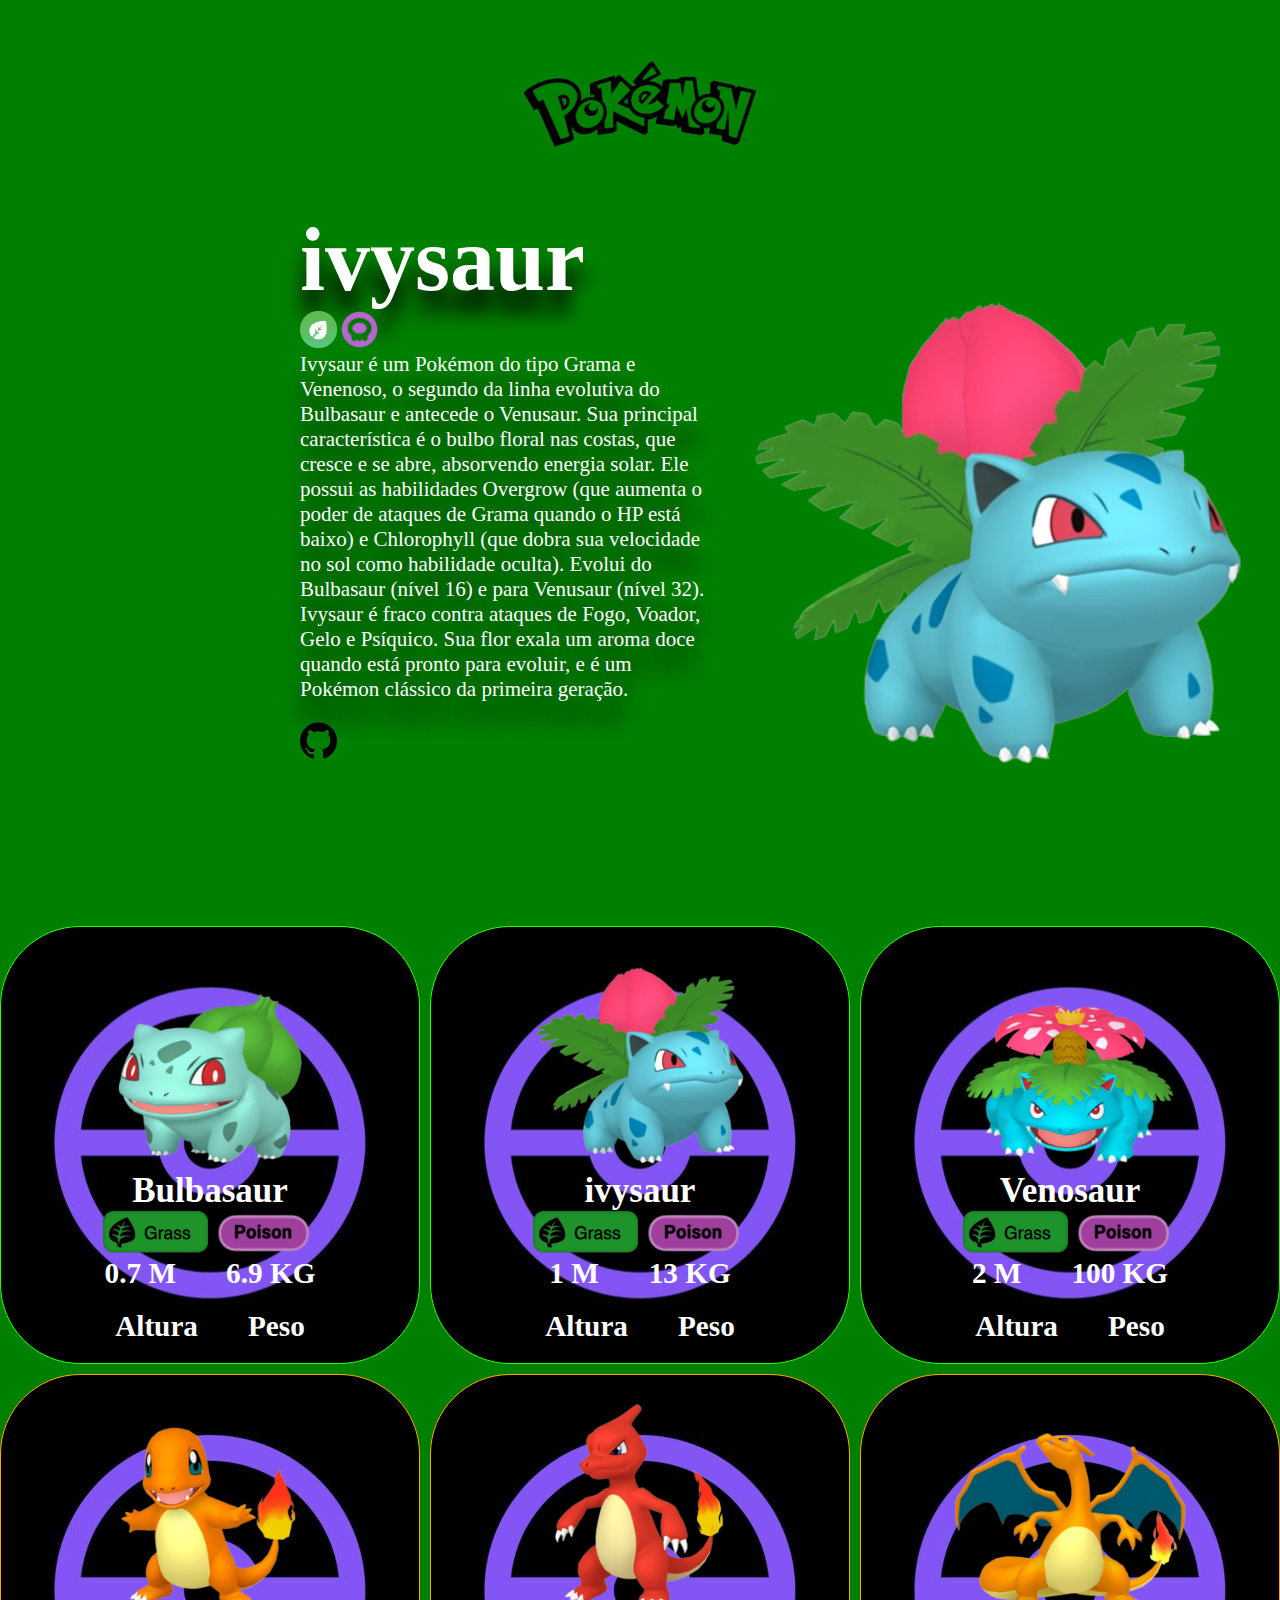
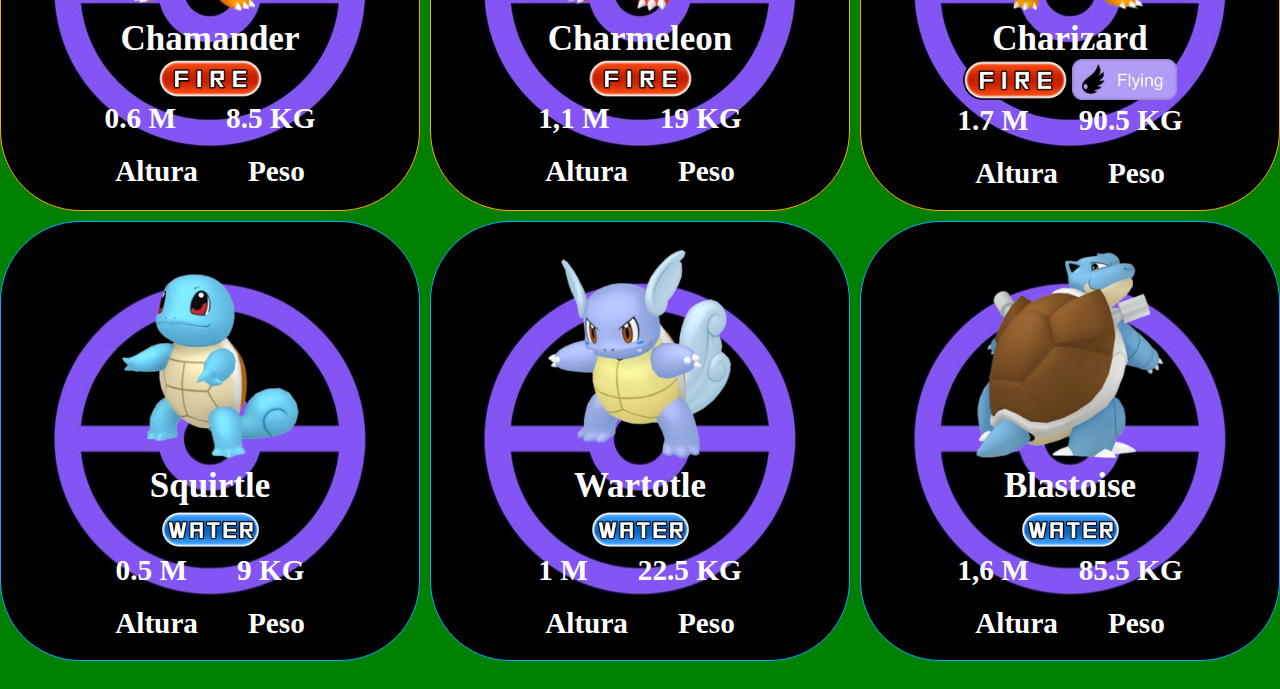
<file: Inysaur.html>
<!DOCTYPE html>
<html lang="pt-br">

<head>
    <meta charset="UTF-8">
    <meta name="viewport" content="width=device-width, initial-scale=1.0">
    <title>Ivysaur</title>
    <link rel="stylesheet" href="style.css">
    <link rel="stylesheet" href="tipo_grama.css">
</head>

<body>
    <section class="logo-pokemon"> <!--  Logo Pokemon   -->
        <header>
            <img src="logo.png" alt=""> 
        </header>
    </section>

    <section class="pokemon-d-vez"> <!--  Pokemon da vez   -->
        <div class="container-pokemon">
            <div class="info-pokemon">
                <h1>ivysaur</h1>
                <img src="tipo_planta.png" alt="Simbolo do tipo planta">
                <img src="tipo_venenoso.png" alt="simbolo do tipo Venenoso">
                <p>Ivysaur é um Pokémon do tipo Grama e Venenoso, o segundo da linha evolutiva do Bulbasaur e antecede o
                    Venusaur. Sua principal característica é o bulbo floral nas costas, que cresce e se abre, absorvendo
                    energia solar. Ele possui as habilidades Overgrow (que aumenta o poder de ataques de Grama quando o
                    HP está baixo) e Chlorophyll (que dobra sua velocidade no sol como habilidade oculta). Evolui do
                    Bulbasaur (nível 16) e para Venusaur (nível 32). Ivysaur é fraco contra ataques de Fogo, Voador,
                    Gelo e Psíquico. Sua flor exala um aroma doce quando está pronto para evoluir, e é um Pokémon
                    clássico da primeira geração.</p>
                <div class="simbolos">
                    <a href="https://github.com/y2lucas" target="_blank"> <img src="github.png" alt=""> </a>
                </div>
            </div>
            <div class="pokemon-img">
                <img src="ivysaur.png" alt="">
            </div>
        </div>
    </section>




    <!-- Tipo Grama -->
    <section class="Opções"> <!-- Opções -->

        <div class="container-Opções">

            <div class="linha1"> <!-- Bulbasaur -->
                <div class="linha1-ifon">
                    <a href="index.html">
                        <img src="bulbasaur.png" alt="">
                    </a>
                </div>
                <div class="linha1-ifon">
                    <h1>Bulbasaur</h1>
                    <img src="tipo_planta_semfundo.png" alt="" class="linhas1">
                    <img src="tipo_venenoso_semfundo.png" alt="" class="linhas1">
                </div>
                <div class="linha1-ifon">
                    <div class="infoAP">
                        <h3>0.7 M</h3>
                        <h3>6.9 KG</h3>
                    </div>
                    <div class="infoAP">
                        <h3>Altura</h3>
                        <h3>Peso</h3>
                    </div>
                </div>
            </div>

            <div class="linha1"> <!-- Inysaur -->

                <div class="linha1-ifon">
                    <a href="Inysaur.html">
                        <img src="ivysaur.png" alt="">
                    </a>
                </div>
                <div class="linha1-ifon">
                    <h1>ivysaur</h1>
                    <img src="tipo_planta_semfundo.png" alt="" class="linhas1">
                    <img src="tipo_venenoso_semfundo.png" alt="" class="linhas1">
                </div>
                <div class="linha1-ifon">
                    <div class="infoAP">
                        <h3>1 M</h3>
                        <h3>13 KG</h3>
                    </div>
                    <div class="infoAP">
                        <h3>Altura</h3>
                        <h3>Peso</h3>
                    </div>
                </div>
            </div>

            <!-- Venosaur -->

            <div class="linha1">
                <div class="linha1-ifon">
                    <a href="venosaur.html">
                    <img src="venosaur.png" alt="">
                    </a>
                </div>
                <div class="linha1-ifon">
                    <h1>Venosaur</h1>
                    <img src="tipo_planta_semfundo.png" alt="" class="linhas1">
                    <img src="tipo_venenoso_semfundo.png" alt="" class="linhas1">
                </div>
                <div class="linha1-ifon">
                    <div class="infoAP">
                        <h3>2 M</h3>
                        <h3>100 KG</h3>
                    </div>
                    <div class="infoAP">
                        <h3>Altura</h3>
                        <h3>Peso</h3>
                    </div>
                </div>
            </div>


            <!-- Tipo Fogo -->
            <div class="linha2"> <!-- Charmander -->
                <div class="linha2-ifon">
                    <a href="charmander.html">
                    <img src="chamander.png" alt="">
                    </a>
                </div>
                <div class="linha2-ifon">
                    <h1>Chamander</h1>
                    <img src="tipo_fogo_sem_Fundo.png" alt="" class="linhas1">

                </div>
                <div class="linha2-ifon">
                    <div class="infoAP">
                        <h3>0.6 M</h3>
                        <h3>8.5 KG</h3>
                    </div>
                    <div class="infoAP">
                        <h3>Altura</h3>
                        <h3>Peso</h3>
                    </div>
                </div>
            </div>

            <div class="linha2"> <!-- Charmeleon -->

                <div class="linha2-ifon">
                    <a href="charmeleon.html">
                    <img src="chamilion.png" alt="">
                    </a>
                </div>
                <div class="linha1-ifon">
                    <h1>Charmeleon</h1>
                    <img src="tipo_fogo_sem_Fundo.png" alt="" class="linhas1">
                </div>
                <div class="linha2-ifon">
                    <div class="infoAP">
                        <h3>1,1 M</h3>
                        <h3>19 KG</h3>
                    </div>
                    <div class="infoAP">
                        <h3>Altura</h3>
                        <h3>Peso</h3>
                    </div>
                </div>
            </div>
            <div class="linha2"> <!--Charizard  -->
                <div class="linha2-ifon">
                    <a href="charizard.html">
                    <img src="charizard.png" alt="">
                    </a>
                </div>
                <div class="linha2-ifon">
                    <h1>Charizard</h1>
                    <img src="tipo_fogo_sem_Fundo.png" alt="" class="linhas1">
                    <img src="tipo_voador.png" alt="" class="linhas1">
                </div>
                <div class="linha2-ifon">
                    <div class="infoAP">
                        <h3>1.7 M</h3>
                        <h3>90.5 KG</h3>
                    </div>
                    <div class="infoAP">
                        <h3>Altura</h3>
                        <h3>Peso</h3>
                    </div>
                </div>
            </div>


            <!-- Tipo agua -->

            <div class="linha3"> <!--squirtle  -->
                <div class="linha3-ifon">
                    <a href="squirtle.html">
                    <img src="squirtle.png" alt="">
                    </a>
                </div>
                <div class="linha3-ifon">
                    <h1>Squirtle</h1>
                    <img src="tipo_agua_sem_fundo.png" alt="" class="linhas1">
                </div>
                <div class="linha3-ifon">
                    <div class="infoAP">
                        <h3>0.5 M</h3>
                        <h3>9 KG</h3>
                    </div>
                    <div class="infoAP">
                        <h3>Altura</h3>
                        <h3>Peso</h3>
                    </div>
                </div>
            </div>



            <div class="linha3"> <!--Wartotle  -->
                <div class="linha3-ifon">
                    <a href="wartotle.html">
                    <img src="wartotle.png" alt="">
                    </a>
                </div>
                <div class="linha3-ifon">
                    <h1>Wartotle</h1>
                    <img src="tipo_agua_sem_fundo.png" alt="" class="linhas1">

                </div>
                <div class="linha3-ifon">
                    <div class="infoAP">
                        <h3>1 M</h3>
                        <h3>22.5 KG</h3>
                    </div>
                    <div class="infoAP">
                        <h3>Altura</h3>
                        <h3>Peso</h3>
                    </div>
                </div>
            </div>




            <div class="linha3"> <!--Blastoise -->
                <div class="linha3-ifon">
                    <a href="blastoise.html">
                    <img src="blastoise.png" alt="">
                    </a>
                </div>
                <div class="linha3-ifon">
                    <h1>Blastoise</h1>
                    <img src="tipo_agua_sem_fundo.png" alt="" class="linhas1">

                </div>
                <div class="linha3-ifon">
                    <div class="infoAP">
                        <h3>1,6 M</h3>
                        <h3>85.5 KG</h3>
                    </div>
                    <div class="infoAP">
                        <h3>Altura</h3>
                        <h3>Peso</h3>
                    </div>
                </div>
            </div>
    </section>


</body>

</html>
</file>
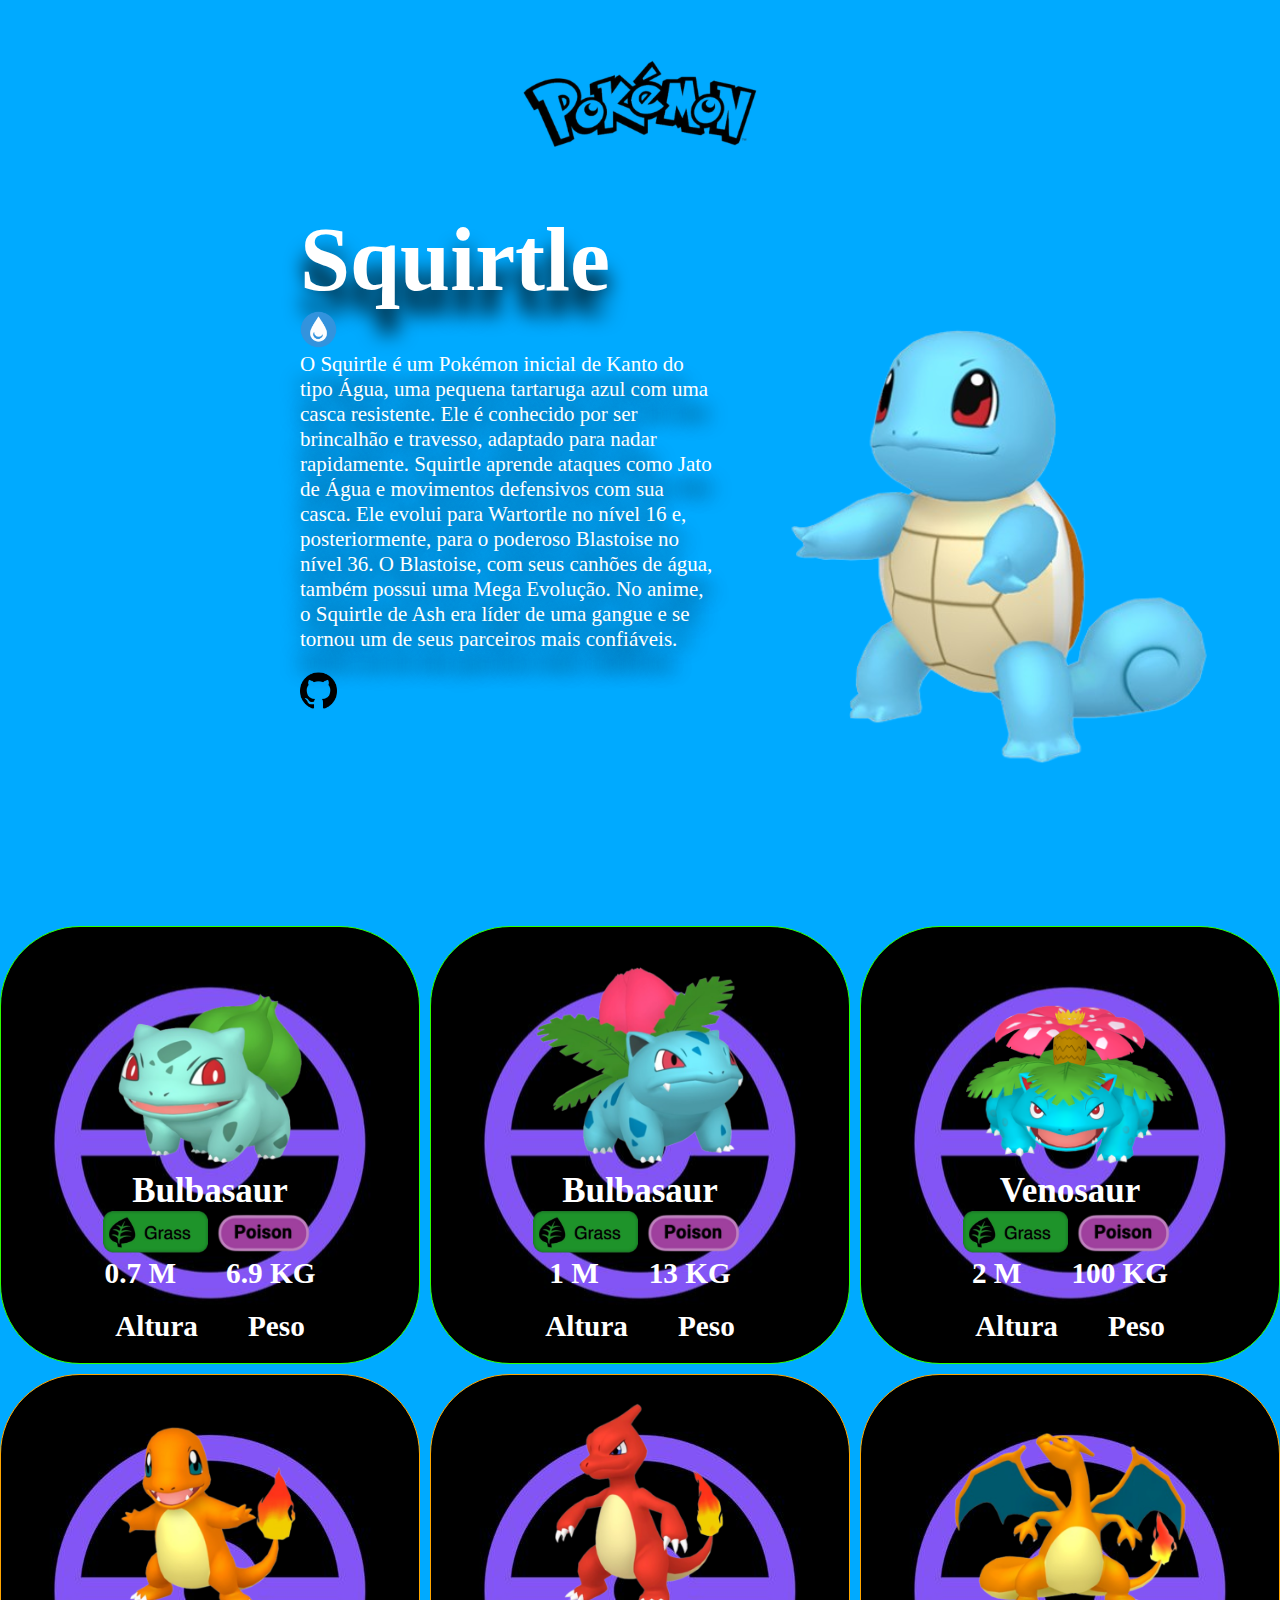
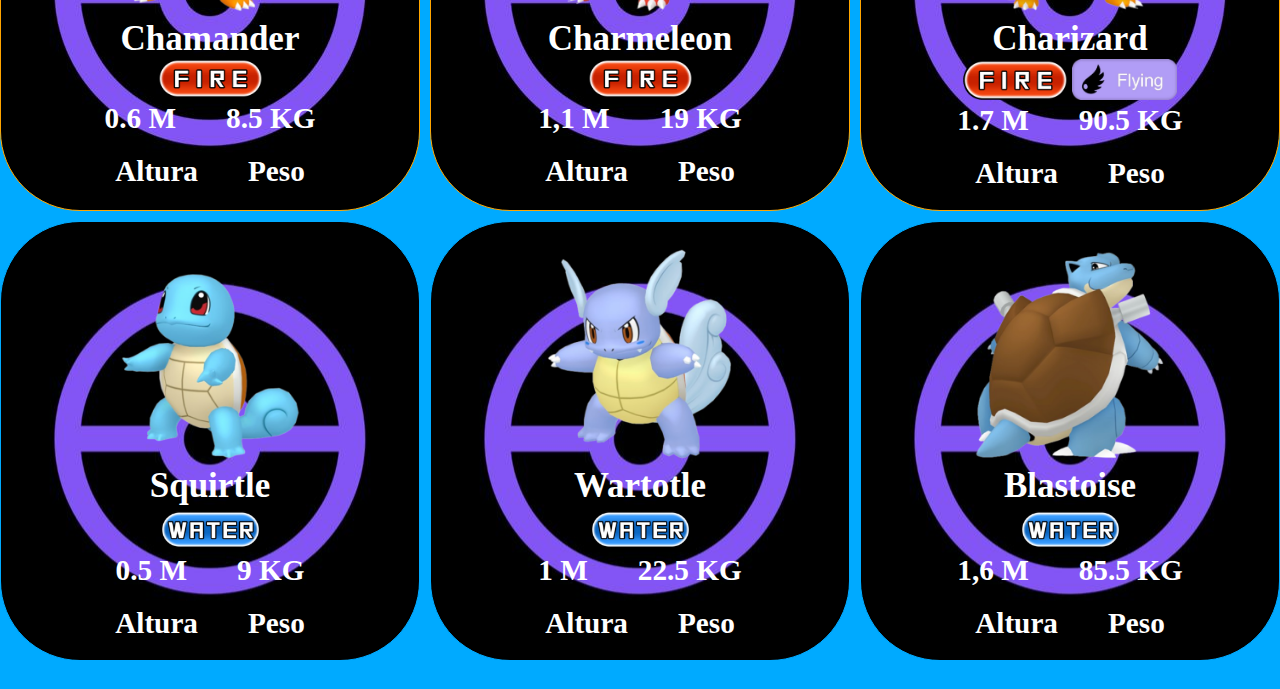
<file: squirtle.html>
<!DOCTYPE html>
<html lang="pt-br">

<head>
    <meta charset="UTF-8">
    <meta name="viewport" content="width=device-width, initial-scale=1.0">
    <title>Squirtle</title>
    <link rel="stylesheet" href="style.css">
    <link rel="stylesheet" href="tipo_agua.css">
</head>

<body>
    <section class="logo-pokemon"> <!--  Logo Pokemon   -->
        <header>
            <img src="logo.png" alt="">
        </header>
    </section>

    <section class="pokemon-d-vez"> <!--  Pokemon da vez   -->
        <div class="container-pokemon">
            <div class="info-pokemon">
                <h1>Squirtle</h1>
                <img src="tipo_agua.png" alt="Simbolo do tipo planta">
                <p>O Squirtle é um Pokémon inicial de Kanto do tipo Água, uma pequena tartaruga azul com uma casca
                    resistente. Ele é conhecido por ser brincalhão e travesso, adaptado para nadar rapidamente. Squirtle
                    aprende ataques como Jato de Água e movimentos defensivos com sua casca. Ele evolui para Wartortle
                    no nível 16 e, posteriormente, para o poderoso Blastoise no nível 36. O Blastoise, com seus canhões
                    de água, também possui uma Mega Evolução. No anime, o Squirtle de Ash era líder de uma gangue e se
                    tornou um de seus parceiros mais confiáveis.
</p>
                <div class="simbolos">
                    <a href="https://github.com/y2lucas" target="_blank"> <img src="github.png" alt=""> </a>
                </div>
            </div>
            <div class="pokemon-img">
                <img src="squirtle.png" alt="">
            </div>
        </div>
    </section>




    <!-- Tipo Grama -->
    <section class="Opções"> <!-- Opções -->

        <div class="container-Opções">

            <div class="linha1"> <!-- Bulbasaur -->
                <div class="linha1-ifon">
                    <a href="index.html">
                        <img src="bulbasaur.png" alt="">
                    </a>
                </div>
                <div class="linha1-ifon">
                    <h1>Bulbasaur</h1>
                    <img src="tipo_planta_semfundo.png" alt="" class="linhas1">
                    <img src="tipo_venenoso_semfundo.png" alt="" class="linhas1">
                </div>
                <div class="linha1-ifon">
                    <div class="infoAP">
                        <h3>0.7 M</h3>
                        <h3>6.9 KG</h3>
                    </div>
                    <div class="infoAP">
                        <h3>Altura</h3>
                        <h3>Peso</h3>
                    </div>
                </div>
            </div>

            <div class="linha1"> <!-- Inysaur -->

                <div class="linha1-ifon">
                    <a href="Inysaur.html">
                        <img src="ivysaur.png" alt="">
                    </a>
                </div>

                <div class="linha1-ifon">
                    <h1>Bulbasaur</h1>
                    <img src="tipo_planta_semfundo.png" alt="" class="linhas1">
                    <img src="tipo_venenoso_semfundo.png" alt="" class="linhas1">
                </div>
                <div class="linha1-ifon">
                    <div class="infoAP">
                        <h3>1 M</h3>
                        <h3>13 KG</h3>
                    </div>
                    <div class="infoAP">
                        <h3>Altura</h3>
                        <h3>Peso</h3>
                    </div>
                </div>
            </div>

            <!-- Venosaur -->

            <div class="linha1">
                <div class="linha1-ifon">
                    <a href="venosaur.html">
                        <img src="venosaur.png" alt="">
                    </a>
                </div>
                <div class="linha1-ifon">
                    <h1>Venosaur</h1>
                    <img src="tipo_planta_semfundo.png" alt="" class="linhas1">
                    <img src="tipo_venenoso_semfundo.png" alt="" class="linhas1">
                </div>
                <div class="linha1-ifon">
                    <div class="infoAP">
                        <h3>2 M</h3>
                        <h3>100 KG</h3>
                    </div>
                    <div class="infoAP">
                        <h3>Altura</h3>
                        <h3>Peso</h3>
                    </div>
                </div>
            </div>


            <!-- Tipo Fogo -->
            <div class="linha2"> <!-- Charmander -->
                <div class="linha2-ifon">
                    <a href="charmander.html">
                        <img src="chamander.png" alt="">
                    </a>
                </div>
                <div class="linha2-ifon">
                    <h1>Chamander</h1>
                    <img src="tipo_fogo_sem_Fundo.png" alt="" class="linhas1">

                </div>
                <div class="linha2-ifon">
                    <div class="infoAP">
                        <h3>0.6 M</h3>
                        <h3>8.5 KG</h3>
                    </div>
                    <div class="infoAP">
                        <h3>Altura</h3>
                        <h3>Peso</h3>
                    </div>
                </div>
            </div>

            <div class="linha2"> <!-- Charmeleon -->

                <div class="linha2-ifon">
                    <a href="charmeleon.html">
                        <img src="chamilion.png" alt="">
                    </a>
                </div>
                <div class="linha1-ifon">
                    <h1>Charmeleon</h1>
                    <img src="tipo_fogo_sem_Fundo.png" alt="" class="linhas1">
                </div>
                <div class="linha2-ifon">
                    <div class="infoAP">
                        <h3>1,1 M</h3>
                        <h3>19 KG</h3>
                    </div>
                    <div class="infoAP">
                        <h3>Altura</h3>
                        <h3>Peso</h3>
                    </div>
                </div>
            </div>
            <div class="linha2"> <!--Charizard  -->
                <div class="linha2-ifon">
                    <a href="charizard.html">
                        <img src="charizard.png" alt="">
                    </a>
                </div>
                <div class="linha2-ifon">
                    <h1>Charizard</h1>
                    <img src="tipo_fogo_sem_Fundo.png" alt="" class="linhas1">
                    <img src="tipo_voador.png" alt="" class="linhas1">
                </div>
                <div class="linha2-ifon">
                    <div class="infoAP">
                        <h3>1.7 M</h3>
                        <h3>90.5 KG</h3>
                    </div>
                    <div class="infoAP">
                        <h3>Altura</h3>
                        <h3>Peso</h3>
                    </div>
                </div>
            </div>


            <!-- Tipo agua -->

            <div class="linha3"> <!--squirtle  -->
                <div class="linha3-ifon">
                    <img src="squirtle.png" alt="">
                </div>
                <div class="linha3-ifon">
                    <h1>Squirtle</h1>
                    <img src="tipo_agua_sem_fundo.png" alt="" class="linhas1">
                </div>
                <div class="linha3-ifon">
                    <div class="infoAP">
                        <h3>0.5 M</h3>
                        <h3>9 KG</h3>
                    </div>
                    <div class="infoAP">
                        <h3>Altura</h3>
                        <h3>Peso</h3>
                    </div>
                </div>
            </div>



            <div class="linha3"> <!--Wartotle  -->
                <div class="linha3-ifon">
                    <a href="wartotle.html">
                    <img src="wartotle.png" alt="">
                    </a>
                </div>
                <div class="linha3-ifon">
                    <h1>Wartotle</h1>
                    <img src="tipo_agua_sem_fundo.png" alt="" class="linhas1">

                </div>
                <div class="linha3-ifon">
                    <div class="infoAP">
                        <h3>1 M</h3>
                        <h3>22.5 KG</h3>
                    </div>
                    <div class="infoAP">
                        <h3>Altura</h3>
                        <h3>Peso</h3>
                    </div>
                </div>
            </div>




            <div class="linha3"> <!--Blastoise -->
                <div class="linha3-ifon">
                    <a href="blastoise.html">
                    <img src="blastoise.png" alt="">
                    </a>
                </div>
                <div class="linha3-ifon">
                    <h1>Blastoise</h1>
                    <img src="tipo_agua_sem_fundo.png" alt="" class="linhas1">

                </div>
                <div class="linha3-ifon">
                    <div class="infoAP">
                        <h3>1,6 M</h3>
                        <h3>85.5 KG</h3>
                    </div>
                    <div class="infoAP">
                        <h3>Altura</h3>
                        <h3>Peso</h3>
                    </div>
                </div>
            </div>
    </section>


</body>

</html>
</file>
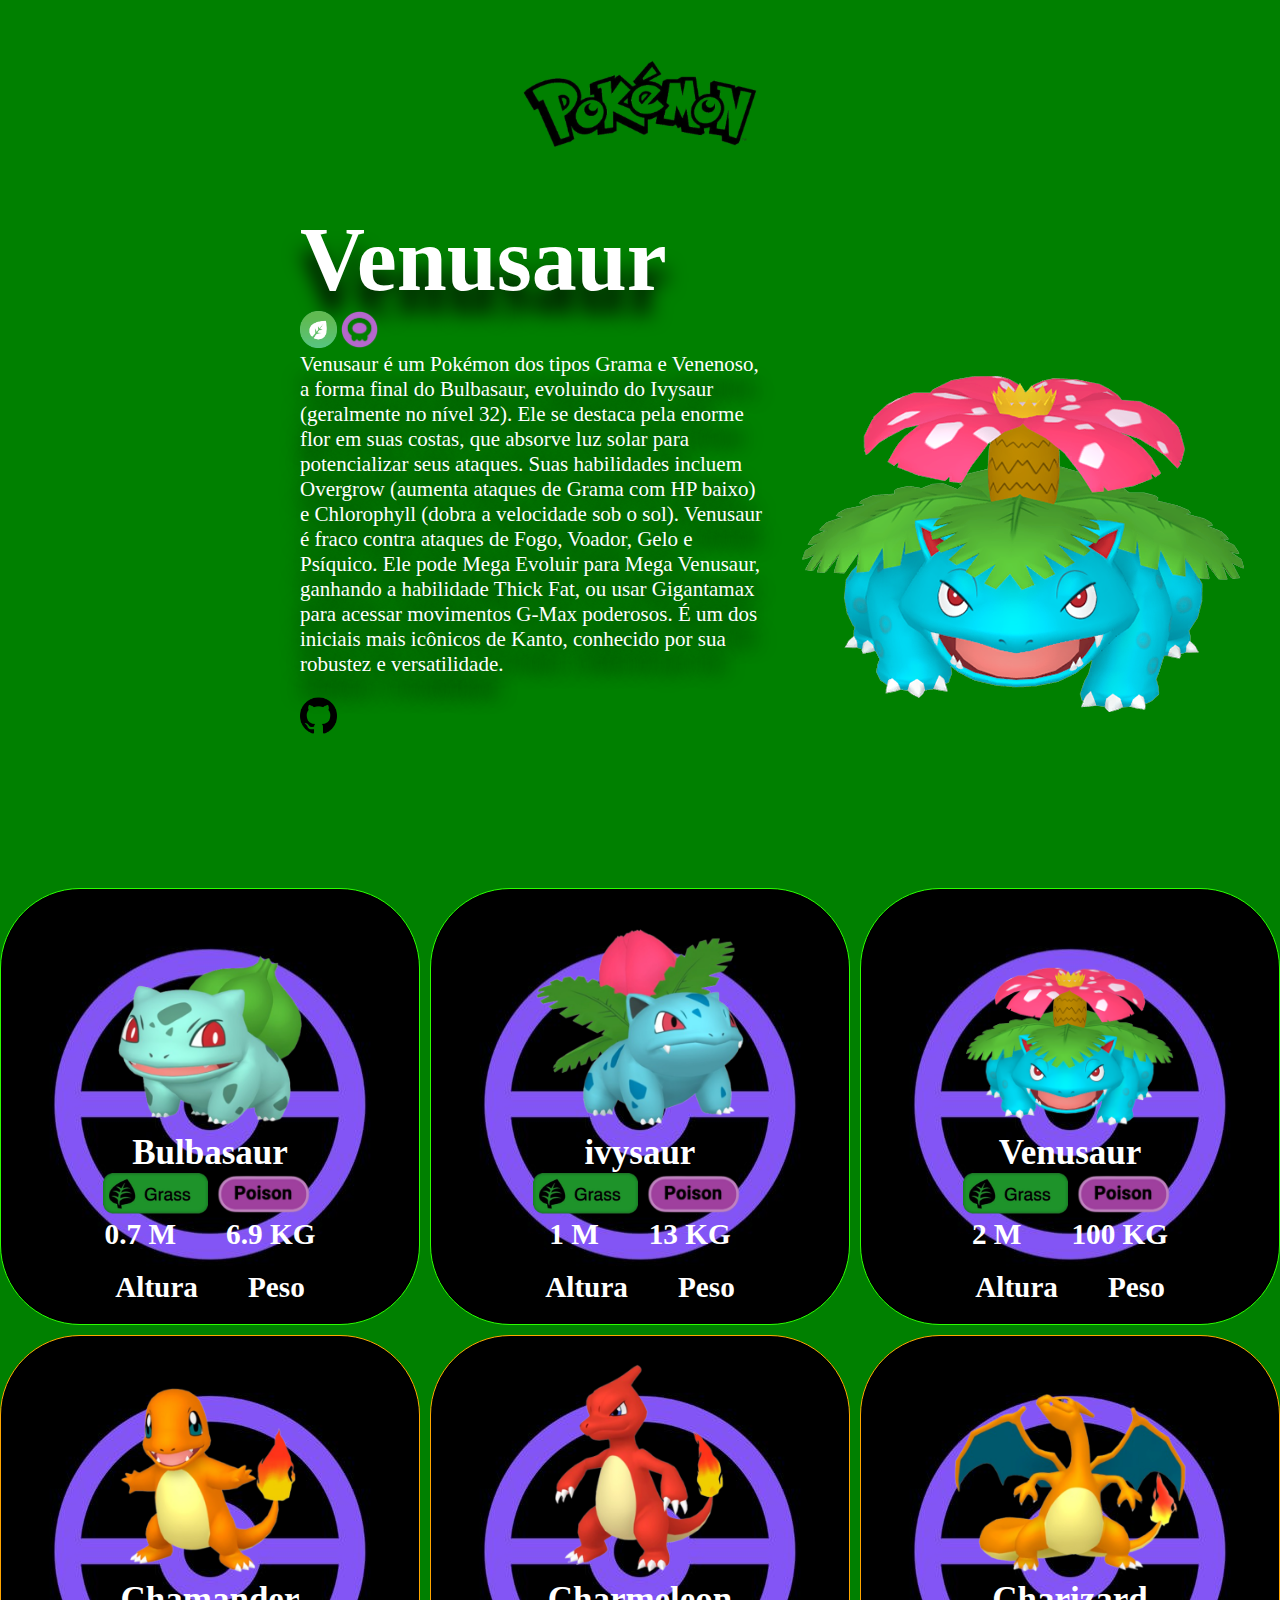
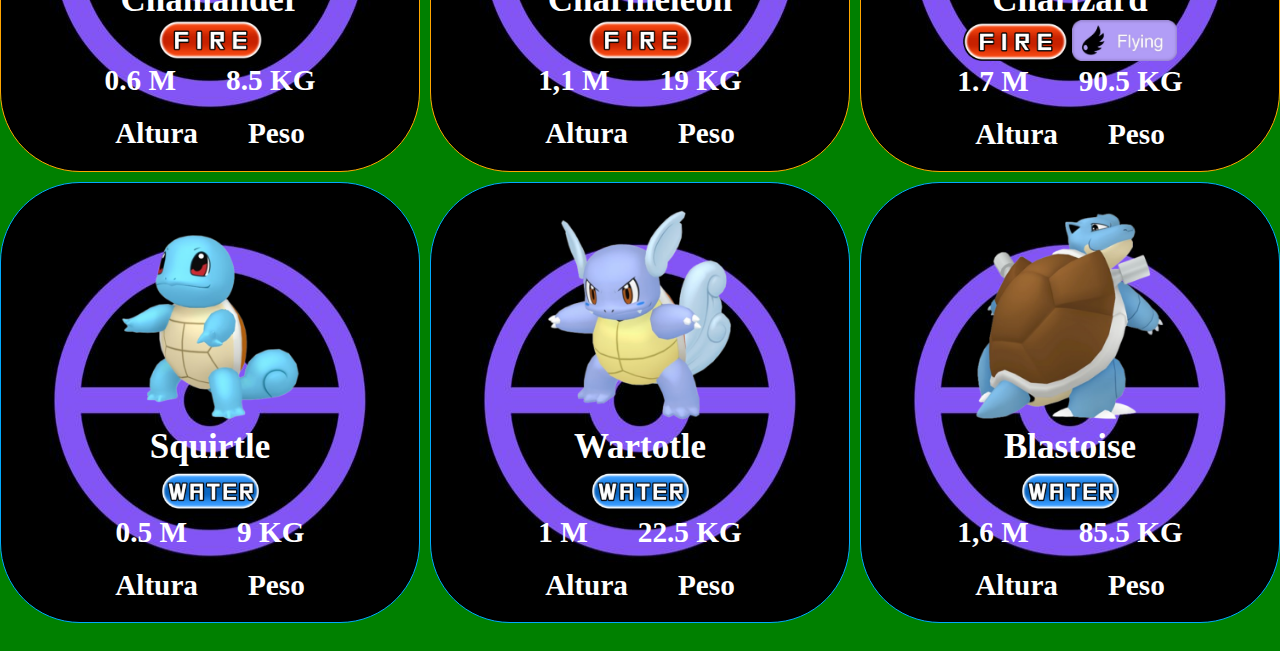
<file: venosaur.html>
<!DOCTYPE html>
<html lang="pt-br">

<head>
    <meta charset="UTF-8">
    <meta name="viewport" content="width=device-width, initial-scale=1.0">
    <title>Venusaur</title>
    <link rel="stylesheet" href="style.css">
<link rel="stylesheet" href="tipo_grama.css">
</head>

<body>
    <section class="logo-pokemon"> <!--  Logo Pokemon   -->
        <header>
            <img src="logo.png" alt="">
        </header>
    </section>

    <section class="pokemon-d-vez"> <!--  Pokemon da vez   -->
        <div class="container-pokemon">
            <div class="info-pokemon">
                <h1>Venusaur</h1>
                <img src="tipo_planta.png" alt="Simbolo do tipo planta">
                <img src="tipo_venenoso.png" alt="simbolo do tipo Venenoso">
                <p>Venusaur é um Pokémon dos tipos Grama e Venenoso, a forma final do Bulbasaur, evoluindo do Ivysaur
                    (geralmente no nível 32). Ele se destaca pela enorme flor em suas costas, que absorve luz solar para
                    potencializar seus ataques. Suas habilidades incluem Overgrow (aumenta ataques de Grama com HP
                    baixo) e Chlorophyll (dobra a velocidade sob o sol). Venusaur é fraco contra ataques de Fogo,
                    Voador, Gelo e Psíquico. Ele pode Mega Evoluir para Mega Venusaur, ganhando a habilidade Thick Fat,
                    ou usar Gigantamax para acessar movimentos G-Max poderosos. É um dos iniciais mais icônicos de
                    Kanto, conhecido por sua robustez e versatilidade.</p>
                <div class="simbolos">
                    <a href="https://github.com/y2lucas" target="_blank"> <img src="github.png" alt=""> </a>
                </div>
            </div>
            <div class="pokemon-img">
                <img src="venosaur.png" alt="">
            </div>
        </div>
    </section>




    <!-- Tipo Grama -->
    <section class="Opções"> <!-- Opções -->

        <div class="container-Opções">

            <div class="linha1"> <!-- Bulbasaur -->
                <div class="linha1-ifon">
                    <a href="index.html">
                        <img src="bulbasaur.png" alt="">
                    </a>
                </div>
                <div class="linha1-ifon">
                    <h1>Bulbasaur</h1>
                    <img src="tipo_planta_semfundo.png" alt="" class="linhas1">
                    <img src="tipo_venenoso_semfundo.png" alt="" class="linhas1">
                </div>
                <div class="linha1-ifon">
                    <div class="infoAP">
                        <h3>0.7 M</h3>
                        <h3>6.9 KG</h3>
                    </div>
                    <div class="infoAP">
                        <h3>Altura</h3>
                        <h3>Peso</h3>
                    </div>
                </div>
            </div>

            <div class="linha1"> <!-- Inysaur -->

                <div class="linha1-ifon">
                    <a href="Inysaur.html">
                        <img src="ivysaur.png" alt="">
                    </a>
                </div>
                <div class="linha1-ifon">
                    <h1>ivysaur</h1>
                    <img src="tipo_planta_semfundo.png" alt="" class="linhas1">
                    <img src="tipo_venenoso_semfundo.png" alt="" class="linhas1">
                </div>
                <div class="linha1-ifon">
                    <div class="infoAP">
                        <h3>1 M</h3>
                        <h3>13 KG</h3>
                    </div>
                    <div class="infoAP">
                        <h3>Altura</h3>
                        <h3>Peso</h3>
                    </div>
                </div>
            </div>

            <!-- Venosaur -->

            <div class="linha1">
                <div class="linha1-ifon">
                    <a href="venosaur.html">
                    <img src="venosaur.png" alt="">
                    </a>
                </div>
                <div class="linha1-ifon">
                    <h1>Venusaur</h1>
                    <img src="tipo_planta_semfundo.png" alt="" class="linhas1">
                    <img src="tipo_venenoso_semfundo.png" alt="" class="linhas1">
                </div>
                <div class="linha1-ifon">
                    <div class="infoAP">
                        <h3>2 M</h3>
                        <h3>100 KG</h3>
                    </div>
                    <div class="infoAP">
                        <h3>Altura</h3>
                        <h3>Peso</h3>
                    </div>
                </div>
            </div>


            <!-- Tipo Fogo -->
            <div class="linha2"> <!-- Charmander -->
                <div class="linha2-ifon">
                    <a href="charmander.html">
                    <img src="chamander.png" alt="">
 </a>
                </div>
                <div class="linha2-ifon">
                    <h1>Chamander</h1>
                    <img src="tipo_fogo_sem_Fundo.png" alt="" class="linhas1">

                </div>
                <div class="linha2-ifon">
                    <div class="infoAP">
                        <h3>0.6 M</h3>
                        <h3>8.5 KG</h3>
                    </div>
                    <div class="infoAP">
                        <h3>Altura</h3>
                        <h3>Peso</h3>
                    </div>
                </div>
            </div>

            <div class="linha2"> <!-- Charmeleon -->

                <div class="linha2-ifon">
                    <a href="charmeleon.html">
                    <img src="chamilion.png" alt="">
                    </a>
                </div>
                <div class="linha1-ifon">
                    <h1>Charmeleon</h1>
                    <img src="tipo_fogo_sem_Fundo.png" alt="" class="linhas1">
                </div>
                <div class="linha2-ifon">
                    <div class="infoAP">
                        <h3>1,1 M</h3>
                        <h3>19 KG</h3>
                    </div>
                    <div class="infoAP">
                        <h3>Altura</h3>
                        <h3>Peso</h3>
                    </div>
                </div>
            </div>
            <div class="linha2"> <!--Charizard  -->
                <div class="linha2-ifon">
                    <a href="charizard.html">
                    <img src="charizard.png" alt="">
                    </a>
                </div>
                <div class="linha2-ifon">
                    <h1>Charizard</h1>
                    <img src="tipo_fogo_sem_Fundo.png" alt="" class="linhas1">
                    <img src="tipo_voador.png" alt="" class="linhas1">
                </div>
                <div class="linha2-ifon">
                    <div class="infoAP">
                        <h3>1.7 M</h3>
                        <h3>90.5 KG</h3>
                    </div>
                    <div class="infoAP">
                        <h3>Altura</h3>
                        <h3>Peso</h3>
                    </div>
                </div>
            </div>


            <!-- Tipo agua -->

            <div class="linha3"> <!--squirtle  -->
                <div class="linha3-ifon">
                    <a href="squirtle.html">
                    <img src="squirtle.png" alt="">
                    </a>
                </div>
                <div class="linha3-ifon">
                    <h1>Squirtle</h1>
                    <img src="tipo_agua_sem_fundo.png" alt="" class="linhas1">
                </div>
                <div class="linha3-ifon">
                    <div class="infoAP">
                        <h3>0.5 M</h3>
                        <h3>9 KG</h3>
                    </div>
                    <div class="infoAP">
                        <h3>Altura</h3>
                        <h3>Peso</h3>
                    </div>
                </div>
            </div>



            <div class="linha3"> <!--Wartotle  -->
                <div class="linha3-ifon">
                    <a href="wartotle.html">
                    <img src="wartotle.png" alt="">
                    </a>
                </div>
                <div class="linha3-ifon">
                    <h1>Wartotle</h1>
                    <img src="tipo_agua_sem_fundo.png" alt="" class="linhas1">

                </div>
                <div class="linha3-ifon">
                    <div class="infoAP">
                        <h3>1 M</h3>
                        <h3>22.5 KG</h3>
                    </div>
                    <div class="infoAP">
                        <h3>Altura</h3>
                        <h3>Peso</h3>
                    </div>
                </div>
            </div>




            <div class="linha3"> <!--Blastoise -->
                <div class="linha3-ifon">
                    <a href="blastoise.html">
                    <img src="blastoise.png" alt="">
                    </a>
                </div>
                <div class="linha3-ifon">
                    <h1>Blastoise</h1>
                    <img src="tipo_agua_sem_fundo.png" alt="" class="linhas1">

                </div>
                <div class="linha3-ifon">
                    <div class="infoAP">
                        <h3>1,6 M</h3>
                        <h3>85.5 KG</h3>
                    </div>
                    <div class="infoAP">
                        <h3>Altura</h3>
                        <h3>Peso</h3>
                    </div>
                </div>
            </div>
    </section>


</body>

</html>
</file>
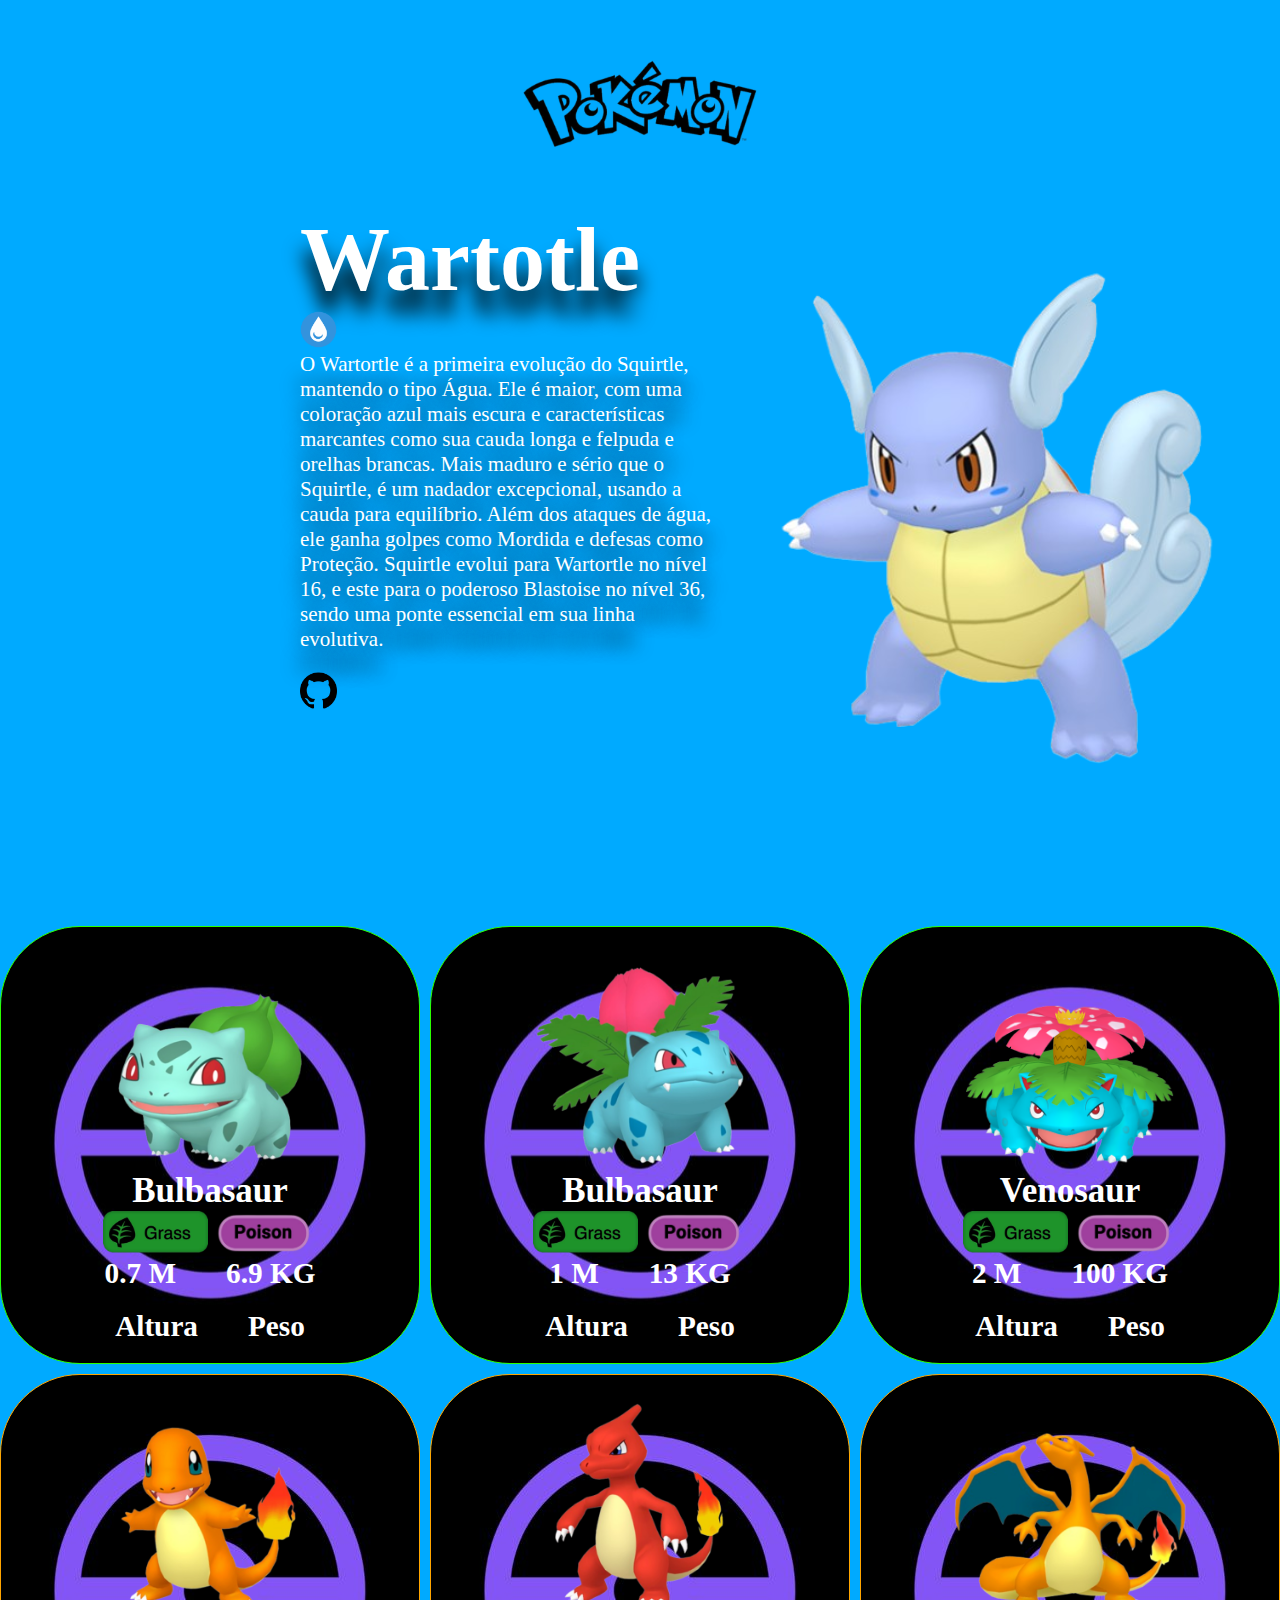
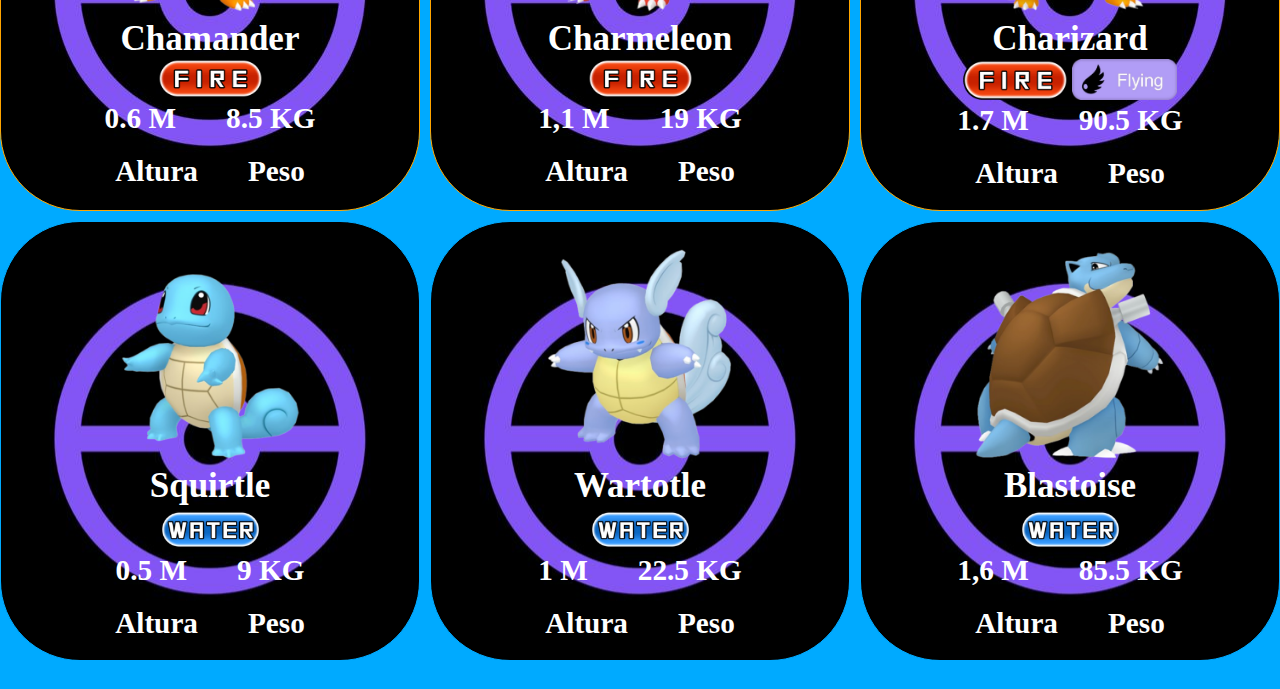
<file: wartotle.html>
<!DOCTYPE html>
<html lang="pt-br">

<head>
    <meta charset="UTF-8">
    <meta name="viewport" content="width=device-width, initial-scale=1.0">
    <title>Wartotle</title>
    <link rel="stylesheet" href="style.css">
    <link rel="stylesheet" href="tipo_agua.css">
</head>

<body>
    <section class="logo-pokemon"> <!--  Logo Pokemon   -->
        <header>
            <img src="logo.png" alt="">
        </header>
    </section>

    <section class="pokemon-d-vez"> <!--  Pokemon da vez   -->
        <div class="container-pokemon">
            <div class="info-pokemon">
                <h1>Wartotle</h1>
                <img src="tipo_agua.png" alt="Simbolo do tipo planta">
                <p>O Wartortle é a primeira evolução do Squirtle, mantendo o tipo Água. Ele é maior, com uma coloração
                    azul mais escura e características marcantes como sua cauda longa e felpuda e orelhas brancas. Mais
                    maduro e sério que o Squirtle, é um nadador excepcional, usando a cauda para equilíbrio. Além dos
                    ataques de água, ele ganha golpes como Mordida e defesas como Proteção. Squirtle evolui para
                    Wartortle no nível 16, e este para o poderoso Blastoise no nível 36, sendo uma ponte essencial em
                    sua linha evolutiva.
                </p>
                <div class="simbolos">
                    <a href="https://github.com/y2lucas" target="_blank"> <img src="github.png" alt=""> </a>
                </div>
            </div>
            <div class="pokemon-img">
                <img src="wartotle.png" alt="">
            </div>
        </div>
    </section>




    <!-- Tipo Grama -->
    <section class="Opções"> <!-- Opções -->

        <div class="container-Opções">

            <div class="linha1"> <!-- Bulbasaur -->
                <div class="linha1-ifon">
                    <a href="index.html">
                        <img src="bulbasaur.png" alt="">
                    </a>
                </div>
                <div class="linha1-ifon">
                    <h1>Bulbasaur</h1>
                    <img src="tipo_planta_semfundo.png" alt="" class="linhas1">
                    <img src="tipo_venenoso_semfundo.png" alt="" class="linhas1">
                </div>
                <div class="linha1-ifon">
                    <div class="infoAP">
                        <h3>0.7 M</h3>
                        <h3>6.9 KG</h3>
                    </div>
                    <div class="infoAP">
                        <h3>Altura</h3>
                        <h3>Peso</h3>
                    </div>
                </div>
            </div>

            <div class="linha1"> <!-- Inysaur -->

                <div class="linha1-ifon">
                    <a href="Inysaur.html">
                        <img src="ivysaur.png" alt="">
                    </a>
                </div>

                <div class="linha1-ifon">
                    <h1>Bulbasaur</h1>
                    <img src="tipo_planta_semfundo.png" alt="" class="linhas1">
                    <img src="tipo_venenoso_semfundo.png" alt="" class="linhas1">
                </div>
                <div class="linha1-ifon">
                    <div class="infoAP">
                        <h3>1 M</h3>
                        <h3>13 KG</h3>
                    </div>
                    <div class="infoAP">
                        <h3>Altura</h3>
                        <h3>Peso</h3>
                    </div>
                </div>
            </div>

            <!-- Venosaur -->

            <div class="linha1">
                <div class="linha1-ifon">
                    <a href="venosaur.html">
                        <img src="venosaur.png" alt="">
                    </a>
                </div>
                <div class="linha1-ifon">
                    <h1>Venosaur</h1>
                    <img src="tipo_planta_semfundo.png" alt="" class="linhas1">
                    <img src="tipo_venenoso_semfundo.png" alt="" class="linhas1">
                </div>
                <div class="linha1-ifon">
                    <div class="infoAP">
                        <h3>2 M</h3>
                        <h3>100 KG</h3>
                    </div>
                    <div class="infoAP">
                        <h3>Altura</h3>
                        <h3>Peso</h3>
                    </div>
                </div>
            </div>


            <!-- Tipo Fogo -->
            <div class="linha2"> <!-- Charmander -->
                <div class="linha2-ifon">
                    <a href="charmander.html">
                        <img src="chamander.png" alt="">
                    </a>
                </div>
                <div class="linha2-ifon">
                    <h1>Chamander</h1>
                    <img src="tipo_fogo_sem_Fundo.png" alt="" class="linhas1">

                </div>
                <div class="linha2-ifon">
                    <div class="infoAP">
                        <h3>0.6 M</h3>
                        <h3>8.5 KG</h3>
                    </div>
                    <div class="infoAP">
                        <h3>Altura</h3>
                        <h3>Peso</h3>
                    </div>
                </div>
            </div>

            <div class="linha2"> <!-- Charmeleon -->

                <div class="linha2-ifon">
                    <a href="charmeleon.html">
                        <img src="chamilion.png" alt="">
                    </a>
                </div>
                <div class="linha1-ifon">
                    <h1>Charmeleon</h1>
                    <img src="tipo_fogo_sem_Fundo.png" alt="" class="linhas1">
                </div>
                <div class="linha2-ifon">
                    <div class="infoAP">
                        <h3>1,1 M</h3>
                        <h3>19 KG</h3>
                    </div>
                    <div class="infoAP">
                        <h3>Altura</h3>
                        <h3>Peso</h3>
                    </div>
                </div>
            </div>
            <div class="linha2"> <!--Charizard  -->
                <div class="linha2-ifon">
                    <a href="charizard.html">
                        <img src="charizard.png" alt="">
                    </a>
                </div>
                <div class="linha2-ifon">
                    <h1>Charizard</h1>
                    <img src="tipo_fogo_sem_Fundo.png" alt="" class="linhas1">
                    <img src="tipo_voador.png" alt="" class="linhas1">
                </div>
                <div class="linha2-ifon">
                    <div class="infoAP">
                        <h3>1.7 M</h3>
                        <h3>90.5 KG</h3>
                    </div>
                    <div class="infoAP">
                        <h3>Altura</h3>
                        <h3>Peso</h3>
                    </div>
                </div>
            </div>


            <!-- Tipo agua -->

            <div class="linha3"> <!--squirtle  -->
                <div class="linha3-ifon">
                    <a href="squirtle.html">
                        <img src="squirtle.png" alt="">
                    </a>
                </div>
                <div class="linha3-ifon">
                    <h1>Squirtle</h1>
                    <img src="tipo_agua_sem_fundo.png" alt="" class="linhas1">
                </div>
                <div class="linha3-ifon">
                    <div class="infoAP">
                        <h3>0.5 M</h3>
                        <h3>9 KG</h3>
                    </div>
                    <div class="infoAP">
                        <h3>Altura</h3>
                        <h3>Peso</h3>
                    </div>
                </div>
            </div>



            <div class="linha3"> <!--Wartotle  -->
                <div class="linha3-ifon">
                    <img src="wartotle.png" alt="">
                </div>
                <div class="linha3-ifon">
                    <h1>Wartotle</h1>
                    <img src="tipo_agua_sem_fundo.png" alt="" class="linhas1">

                </div>
                <div class="linha3-ifon">
                    <div class="infoAP">
                        <h3>1 M</h3>
                        <h3>22.5 KG</h3>
                    </div>
                    <div class="infoAP">
                        <h3>Altura</h3>
                        <h3>Peso</h3>
                    </div>
                </div>
            </div>




            <div class="linha3"> <!--Blastoise -->
                <div class="linha3-ifon">
                    <a href="blastoise.html">
                    <img src="blastoise.png" alt="">
                    </a>
                </div>
                <div class="linha3-ifon">
                    <h1>Blastoise</h1>
                    <img src="tipo_agua_sem_fundo.png" alt="" class="linhas1">

                </div>
                <div class="linha3-ifon">
                    <div class="infoAP">
                        <h3>1,6 M</h3>
                        <h3>85.5 KG</h3>
                    </div>
                    <div class="infoAP">
                        <h3>Altura</h3>
                        <h3>Peso</h3>
                    </div>
                </div>
            </div>
    </section>


</body>

</html>
</file>
<file: style.css>
* {
    padding: 0;
    margin: 0;
    box-sizing: border-box;
}


.logo-pokemon,
.pokemon-d-vez {

    text-shadow: 0px 23px 20px black;
}


header {
    display: flex;
    justify-content: center;

}


header img {
    height: 13rem;
}

.container-pokemon {
    display: flex;

}

.info-pokemon,
.pokemon-img {
    flex: 1;

}

.info-pokemon {
    margin-left: 300px;
}

.info-pokemon h1 {
    font-size: 90px;
    color: white;
    font-weight: bold;
    font-family: "sans-serif";
}

.info-pokemon img {
    height: 2.3em;
    width: 2.3em;
}

.info-pokemon p {
    max-width: 600px;
    color: white;
    font-size: 21px;
}

.info-pokemon button,
.Detalhes {
    height: 2.5rem;
    width: 24rem;
    margin-top: 4px;
    font-size: 18px;
    background-color: black;
    color: white;
    border-radius: 3%;
    text-decoration: none;
}

.info-pokemon .simbolos {
    padding-top: 20px;
}



.Opções {
    padding-bottom: 28px;
}

.container-Opções {
    width: 100%;
    text-align: center;
    align-items: center;
    justify-content: center;
    padding-top: 150px;
    display: grid;
    grid-template-columns: repeat(3, 1fr);
    gap: 10px;
    color: white;
    margin: auto;
}

.linha1 {
    border: 1px solid #2bff00;
    background-image: url(fundo-opcpes.jpg);
    object-fit: cover;
    background-position: center;
    border-radius: 80px;
    height: 100%;
}

.linha1-ifon img {
    width: 15rem;
}

.linha1-ifon h1 {
    font-size: 35px;

}

.linha1-ifon .linhas1 {
    width: 105px;
}

.linha1-ifon .infoAP {
    display: flex;
    justify-content: center;
    gap: 50px;
    font-size: 25px;
    font-weight: bold;
    padding-bottom: 20px;
}




.linha2 {
    border: 1px solid orange;
    background-image: url(fundo-opcpes.jpg);
    object-fit: cover;
    background-position: center;
    border-radius: 80px;
    height: 100%;

}

.linha2-ifon img {
    width: 15rem;
}

.linha2-ifon h1 {
    font-size: 35px;

}

.linha2-ifon .linhas1 {
    width: 105px;
}

.linha2-ifon .infoAP {
    display: flex;
    justify-content: center;
    gap: 50px;
    font-size: 25px;
    font-weight: bold;
    padding-bottom: 20px;
}



.linha3 {
    border: 1px solid rgb(0, 170, 255);
    background-image: url(/fundo-opcpes.jpg);
    object-fit: cover;
    background-position: center;
    border-radius: 80px;
    height: 100%;

}


.linha3-ifon img {
    width: 15rem;
}

.linha3-ifon h1 {
    font-size: 35px;

}

.linha3-ifon .linhas1 {
    width: 105px;
}

.linha3-ifon .infoAP {
    display: flex;
    justify-content: center;
    gap: 50px;
    font-size: 25px;
    font-weight: bold;
    padding-bottom: 20px;
}


@media(max-width:1150px) {
    .info-pokemon {
        margin-left: 50px;
    }

    .container-Opções {
        margin-left: 5%;
    }
}

@media(max-width:920px) {
    .container-Opções {
        margin-left: 8%;
    }
}

@media(max-width:844px) {

    .container-Opções {
        grid-template-columns: repeat(2, 1fr);
        margin-left: 15%;

    }
}

@media(max-width:694px) {

    .container-Opções {
        grid-template-columns: repeat(1, 1fr);
        margin-left: 40%;

    }

    header {
        justify-content: flex-end;

    }
}
</file>
<file: tipo_grama.css>
body{
    background-color: green;
}
</file>
<file: tipo_agua.css>
body{
background-color: rgb(0, 170, 255);
}
</file>
<file: tipo.css>
* {
    padding: 0;
    margin: 0;
    box-sizing: border-box;
}


.logo-pokemon,
.pokemon-d-vez {

    text-shadow: 0px 23px 20px black;
}


header {
    display: flex;
    justify-content: center;

}


header img {
    height: 13rem;
}

.container-pokemon {
    display: flex;

}

.info-pokemon,
.pokemon-img {
    flex: 1;

}

.info-pokemon {
    margin-left: 300px;
}

.info-pokemon h1 {
    font-size: 90px;
    color: white;
    font-weight: bold;
    font-family: "sans-serif";
}

.info-pokemon img {
    height: 2.3em;
    width: 2.3em;
}

.info-pokemon p {
    max-width: 600px;
    color: white;
    font-size: 21px;
}

.info-pokemon button,
.Detalhes {
    height: 2.5rem;
    width: 24rem;
    margin-top: 4px;
    font-size: 18px;
    background-color: black;
    color: white;
    border-radius: 3%;
    text-decoration: none;
}

.info-pokemon .simbolos {
    padding-top: 20px;
}



.Opções {
    padding-bottom: 28px;
}

.container-Opções {
    width: 100%;
    text-align: center;
    align-items: center;
    justify-content: center;
    padding-top: 150px;
    display: grid;
    grid-template-columns: repeat(3, 1fr);
    gap: 10px;
    color: white;
    margin: auto;
}

.linha1 {
    border: 1px solid #2bff00;
    background-image: url(fundo-opcpes.jpg);
    object-fit: cover;
    background-position: center;
    border-radius: 80px;
    height: 100%;
}

.linha1-ifon img {
    width: 15rem;
}

.linha1-ifon h1 {
    font-size: 35px;

}

.linha1-ifon .linhas1 {
    width: 105px;
}

.linha1-ifon .infoAP {
    display: flex;
    justify-content: center;
    gap: 50px;
    font-size: 25px;
    font-weight: bold;
    padding-bottom: 20px;
}




.linha2 {
    border: 1px solid orange;
    background-image: url(fundo-opcpes.jpg);
    object-fit: cover;
    background-position: center;
    border-radius: 80px;
    height: 100%;

}

.linha2-ifon img {
    width: 15rem;
}

.linha2-ifon h1 {
    font-size: 35px;

}

.linha2-ifon .linhas1 {
    width: 105px;
}

.linha2-ifon .infoAP {
    display: flex;
    justify-content: center;
    gap: 50px;
    font-size: 25px;
    font-weight: bold;
    padding-bottom: 20px;
}



.linha3 {
    border: 1px solid rgb(0, 170, 255);
    background-image: url(/fundo-opcpes.jpg);
    object-fit: cover;
    background-position: center;
    border-radius: 80px;
    height: 100%;

}


.linha3-ifon img {
    width: 15rem;
}

.linha3-ifon h1 {
    font-size: 35px;

}

.linha3-ifon .linhas1 {
    width: 105px;
}

.linha3-ifon .infoAP {
    display: flex;
    justify-content: center;
    gap: 50px;
    font-size: 25px;
    font-weight: bold;
    padding-bottom: 20px;
}


@media(max-width:1150px) {
    .info-pokemon {
        margin-left: 50px;
    }

    .container-Opções {
        margin-left: 5%;
    }
}

@media(max-width:920px) {
    .container-Opções {
        margin-left: 8%;
    }
}

@media(max-width:844px) {

    .container-Opções {
        grid-template-columns: repeat(2, 1fr);
        margin-left: 15%;

    }
}

@media(max-width:694px) {

    .container-Opções {
        grid-template-columns: repeat(1, 1fr);
        margin-left: 40%;

    }

    header {
        justify-content: flex-end;

    }
}
</file>
<file: tipo_fogo.css>
body{
    background-color: orangered;
}
</file>
